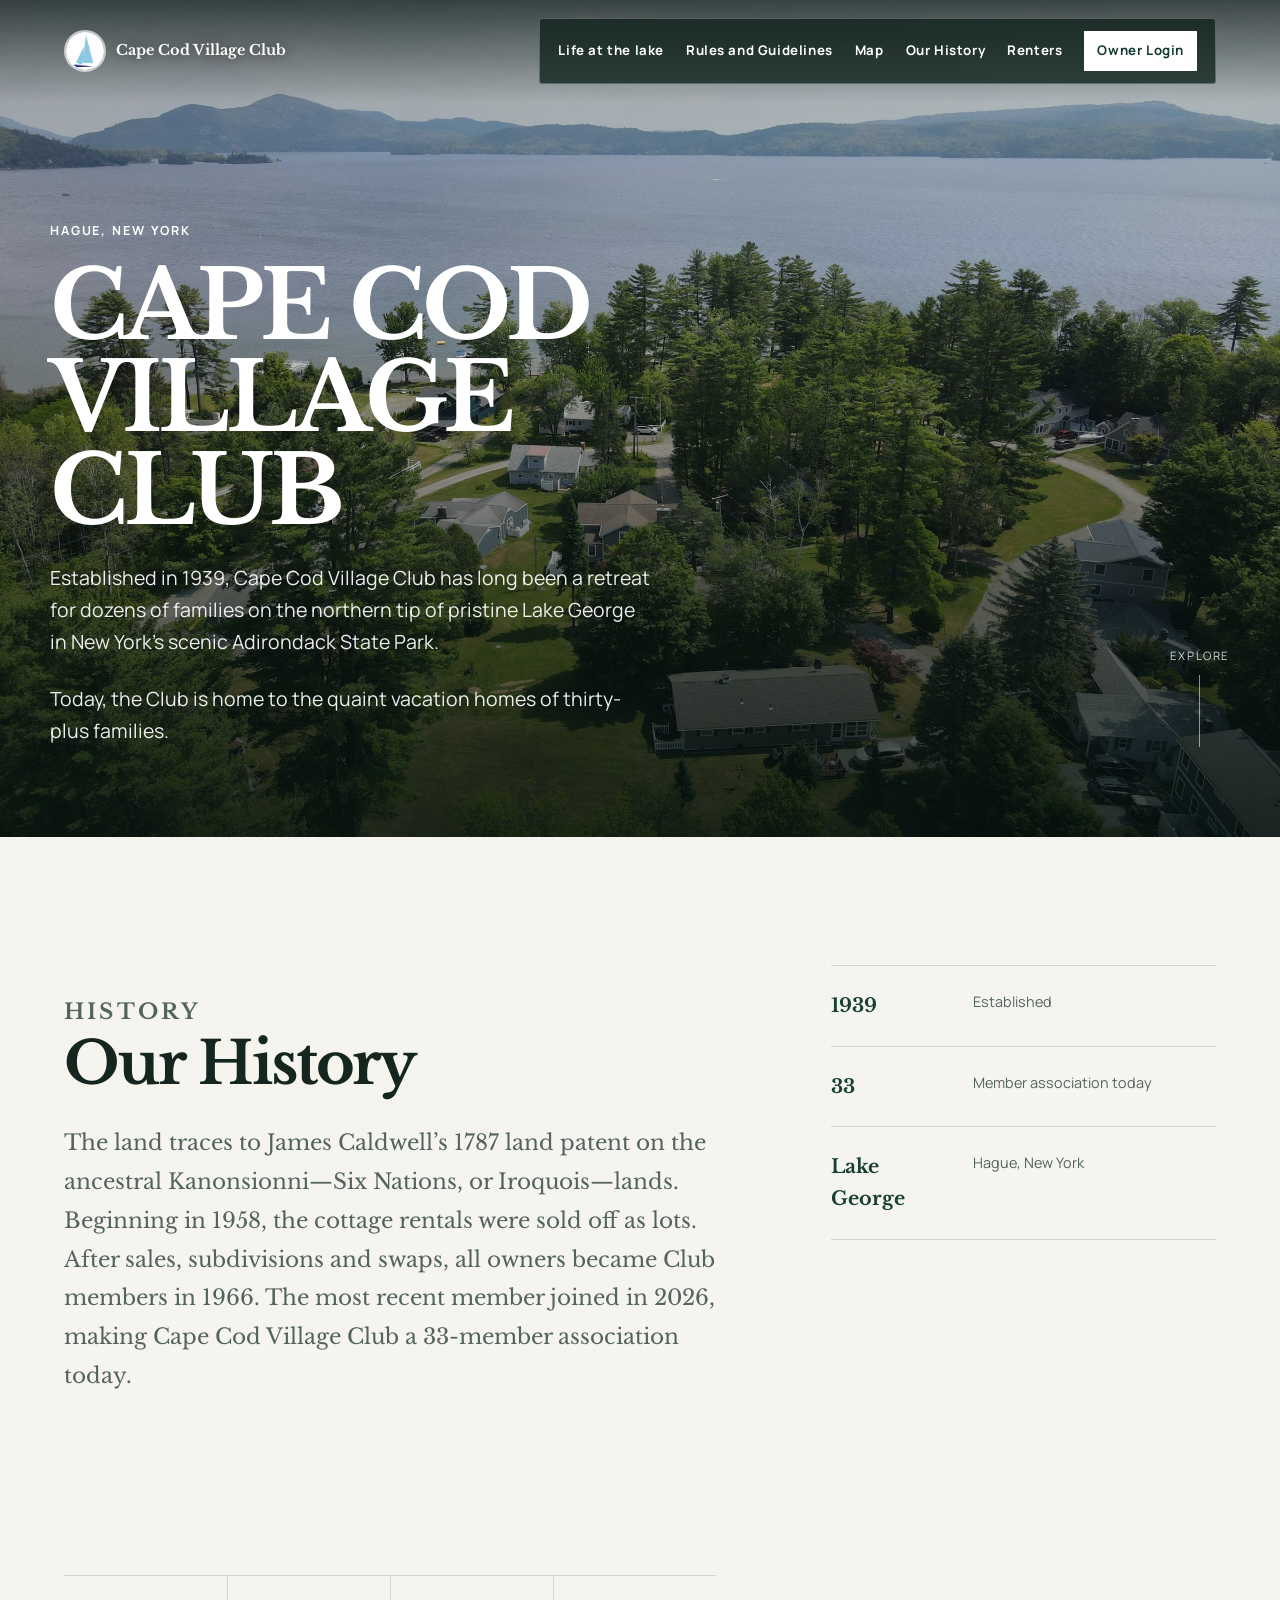
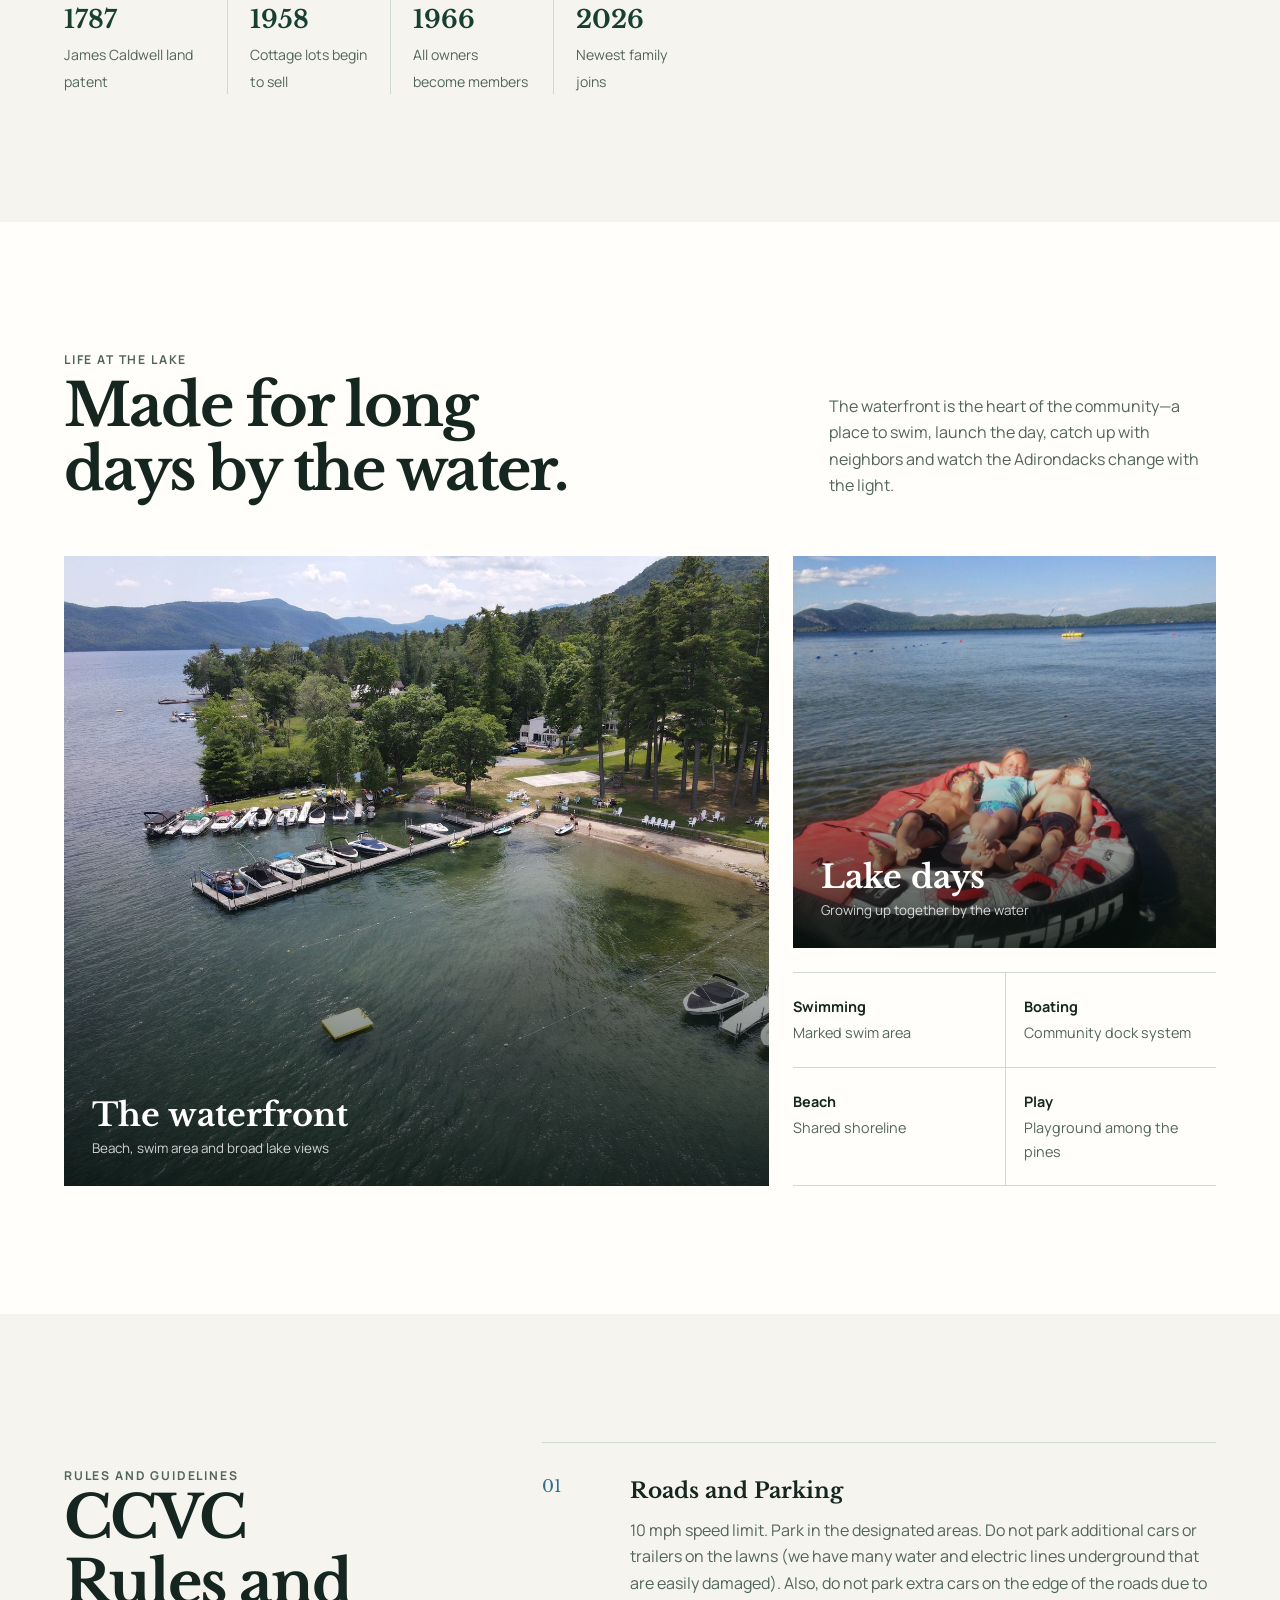
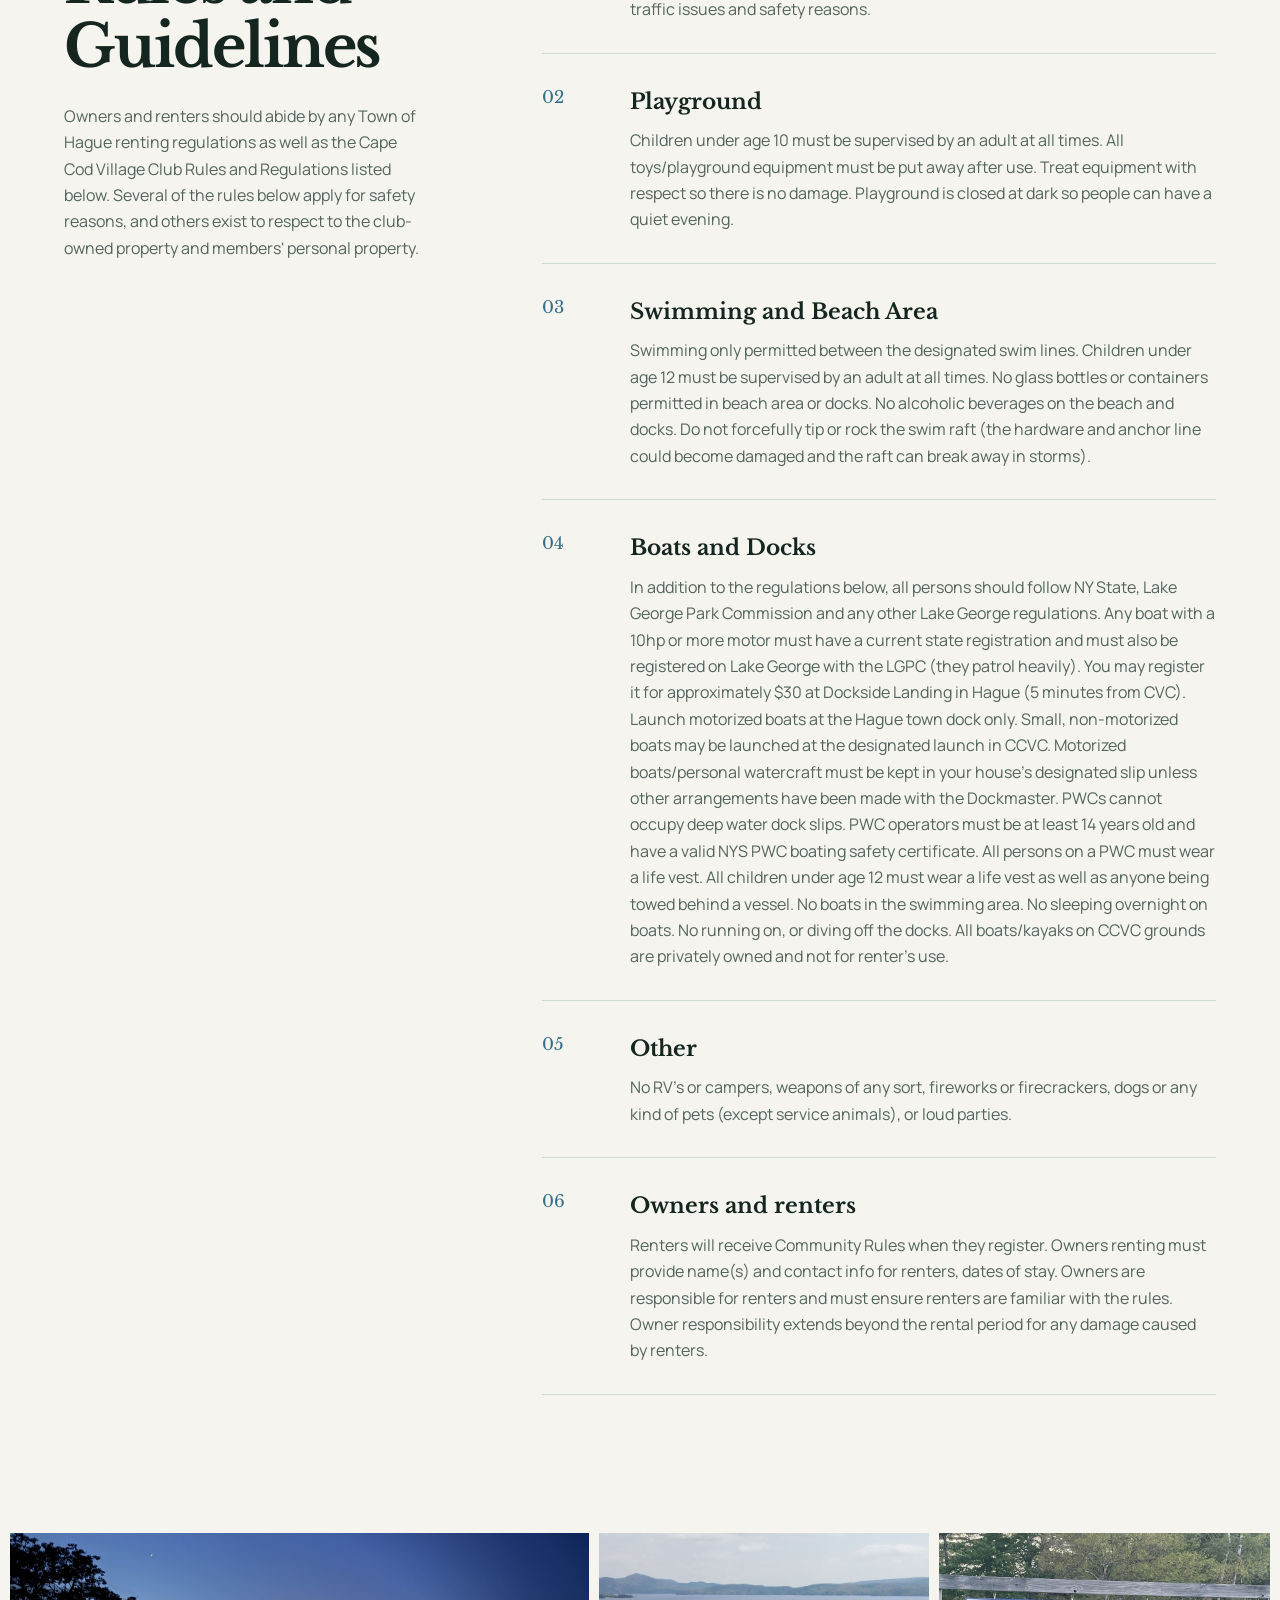
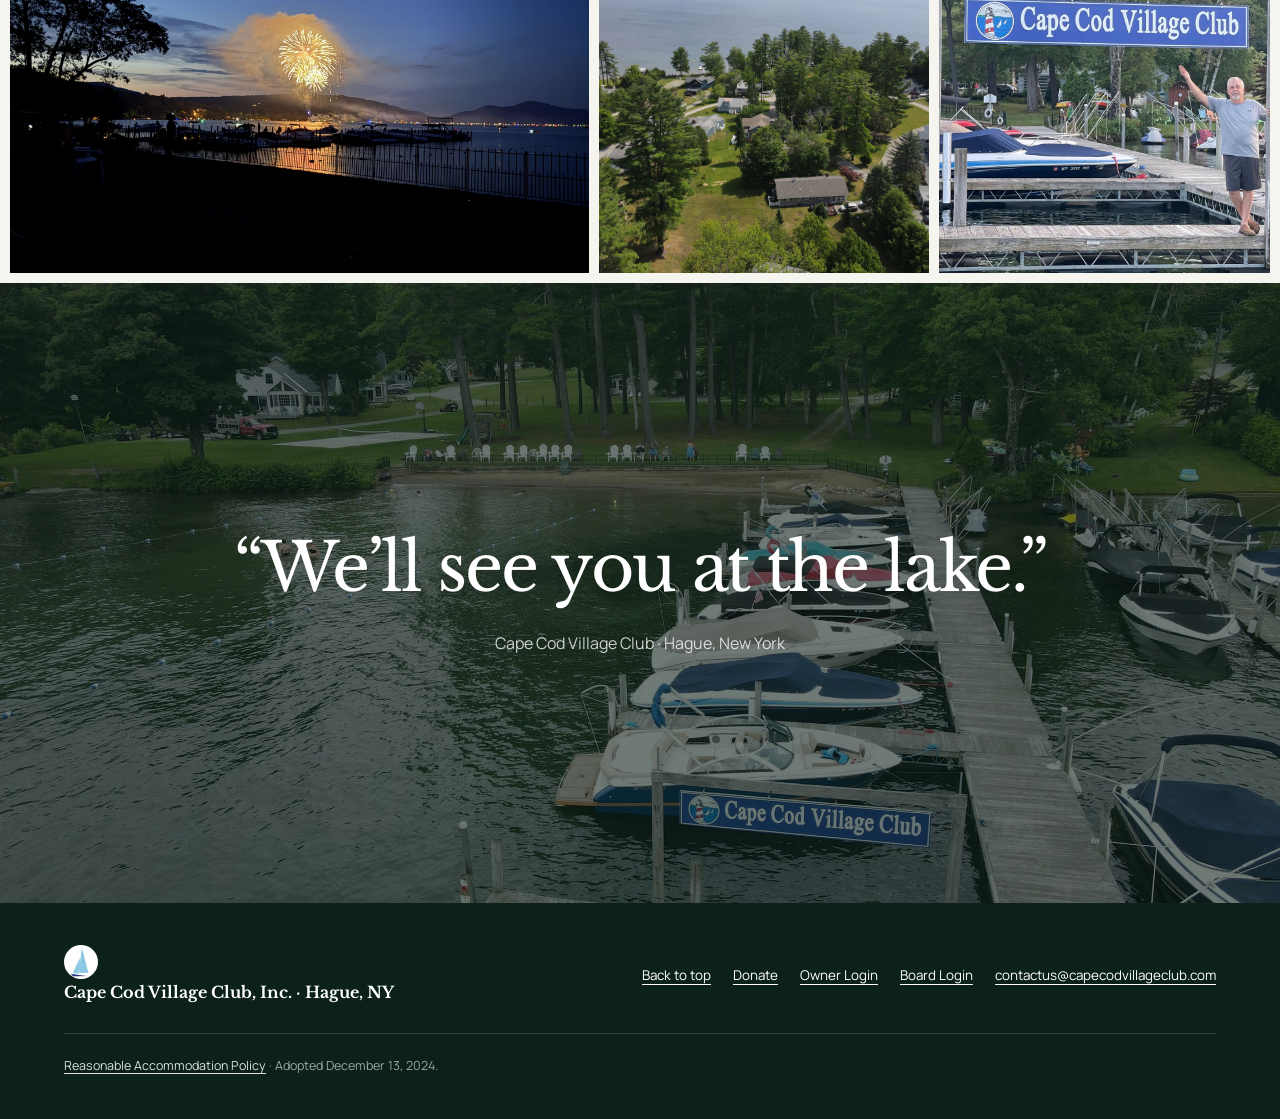
<file: index.html>
<!doctype html>
<html lang="en">
<head>
  <meta charset="utf-8" />
  <meta name="viewport" content="width=device-width, initial-scale=1, viewport-fit=cover" />
  <meta name="color-scheme" content="light dark" />
  <link rel="icon" type="image/png" sizes="32x32" href="favicon-32.png" />
  <link rel="apple-touch-icon" href="apple-touch-icon.png" />
  <meta property="og:type" content="website" />
  <meta property="og:site_name" content="Cape Cod Village Club" />
  <meta property="og:title" content="Cape Cod Village Club — Hague, New York" />
  <meta property="og:description" content="Cape Cod Village Club, a family lake community on northern Lake George in Hague, New York, established in 1939." />
  <meta property="og:url" content="https://ccvc-website.vercel.app/" />
  <meta property="og:image" content="https://ccvc-website.vercel.app/images/share-card.jpg" />
  <meta property="og:image:width" content="1200" />
  <meta property="og:image:height" content="630" />
  <meta property="og:image:alt" content="Aerial view of Cape Cod Village Club cottages among the pines on Lake George" />
  <meta name="twitter:card" content="summary_large_image" />
  <title>Cape Cod Village Club — Hague, New York</title>
  <meta name="description" content="Cape Cod Village Club, a family lake community on northern Lake George in Hague, New York, established in 1939." />
  <link rel="preconnect" href="https://fonts.googleapis.com" />
  <link rel="preconnect" href="https://fonts.gstatic.com" crossorigin />
  <link href="https://fonts.googleapis.com/css2?family=Libre+Baskerville:ital,wght@0,400;0,700;1,400&family=Manrope:wght@400;500;600;700&display=swap" rel="stylesheet" />
  <link rel="stylesheet" href="css/site.css" />
</head>
<body>
  <a class="skip-link" href="#main">Skip to content</a>

  <div class="nav-shell">
    <button class="mobile-logo-menu" type="button" aria-expanded="false" aria-controls="site-nav" aria-label="Open navigation"><img src="images/ccvc-logo.jpg" alt="" /></button>
    <a class="brand" href="#top" aria-label="Cape Cod Village Club home"><img src="images/ccvc-logo.jpg" alt="" /><span>Cape Cod Village Club</span></a>
    <nav class="nav" id="site-nav" aria-label="Primary navigation">
      <a class="mobile-home" href="#top">Home</a>
      <a href="#waterfront">Life at the lake</a>
      <a href="#guidelines">Rules and Guidelines</a>
      <a href="#map">Map</a>
      <a href="#history">Our History</a>
      <a href="renter-guide/">Renters</a>
      <a class="portal-link" href="https://app.easyhoa.com/login.html?redirect=login" target="_blank" rel="noopener">Owner Login</a>
    </nav>
  </div>

  <header class="hero home-only" id="top">
    <div class="hero-content">
      <div>
        <p class="eyebrow">Hague, New York</p>
        <h1>CAPE COD<br />VILLAGE CLUB</h1>
        <p class="hero-copy">Established in 1939, Cape Cod Village Club has long been a retreat for dozens of families on the northern tip of pristine Lake George in New York's scenic Adirondack State Park.</p>
        <p class="hero-copy">Today, the Club is home to the quaint vacation homes of thirty-plus families.</p>
      </div>
      <div class="scroll-cue" aria-hidden="true">Explore</div>
    </div>
  </header>

  <main id="main">
    <section class="section home-only" id="story">
      <div class="wrap intro-grid">
        <div class="intro-copy">
          <p class="kicker">History</p>
          <h2>Our History</h2>
          <p>The land traces to James Caldwell’s 1787 land patent on the ancestral Kanonsionni—Six Nations, or Iroquois—lands. Beginning in 1958, the cottage rentals were sold off as lots. After sales, subdivisions and swaps, all owners became Club members in 1966. The most recent member joined in 2026, making Cape Cod Village Club a 33-member association today.</p>
        </div>
        <div class="fact-stack" aria-label="Club facts">
          <div class="fact"><strong>1939</strong><span>Established</span></div>
          <div class="fact"><strong>33</strong><span>Member association today</span></div>
          <div class="fact"><strong>Lake George</strong><span>Hague, New York</span></div>
        </div>
        <div class="timeline" aria-label="CCVC history milestones">
          <div class="time-item"><strong>1787</strong><span>James Caldwell land patent</span></div>
          <div class="time-item"><strong>1958</strong><span>Cottage lots begin to sell</span></div>
          <div class="time-item"><strong>1966</strong><span>All owners become members</span></div>
          <div class="time-item"><strong>2026</strong><span>Newest family joins</span></div>
        </div>
      </div>
    </section>

    <section class="section route-page history-page" id="history" aria-labelledby="history-title">
      <div class="wrap">
        <div class="history-intro">
          <div>
            <p class="kicker">Association history</p>
            <h2 id="history-title">Our History</h2>
            <div class="history-prose">
              <p>Cape Cod Village Club, Inc. was formed in 1939, but the history of the land it sits on stretches back much further.</p>
              <p>Early documentation and historic accounts show that James Caldwell—a notable Irish immigrant and successful entrepreneur—was provided a land patent to the land Cape Cod Village Club sits on back in 1787 as part of his venture to develop travel and commerce in the Lake George region. Even prior to colonial expansion into the area, this region of the Adirondacks—and indeed the majority of the Adirondacks altogether—were home to the Kanonsionni native people (now referred to as the Six Nations and more commonly known as the Iroquois). The lands surrounding Hague and throughout the rest of the Adirondacks are perhaps some of the only places left today that resembles the ancestral lands that these ancient tribes inhabited.</p>
              <p>Closer to the present day, in 1958, the original owners of the cottage rentals that existed here began to sell off lots to individuals. A complicated series of property sales, subdivisions, and swaps proceeded until 1966, when all property owners became Members of Cape Cod Village Club, Inc. After a few more minor property transactions — with our most recent member joining in 2026 — we arrive at the thirty-three Member association that we have today.</p>
            </div>
          </div>
          <div class="history-aside">
            <figure class="history-feature"><img src="images/history/motel-sign.jpg" alt="Vintage Cape Cod Village Motel sign advertising furnished summer homes for sale and rent" width="800" height="1311" /></figure>
            <p class="history-source">Timeline milestones from George Stanford’s <cite>“The Club…A Brief History.”</cite></p>
          </div>
        </div>

        <div class="history-timeline" aria-label="Cape Cod Village Club history timeline">
          <article class="history-entry">
            <time class="history-date" datetime="1787">1787</time>
            <div class="history-copy">
              <h3>The James Caldwell land patent</h3>
              <p>New York State granted 490 acres along the Hague lakeshore to James Caldwell. These were ancestral Kanonsionni (Six Nations) lands.</p>
            </div>
          </article>

          <article class="history-entry">
            <div class="history-date">1800s</div>
            <div class="history-copy">
              <h3>The John Jenkins Farm</h3>
              <p>The land later included John Jenkins’s farm.</p>
            </div>
          </article>

          <article class="history-entry">
            <time class="history-date" datetime="1928">1928</time>
            <div class="history-copy">
              <h3>Mary C. Beste inherits the farm</h3>
              <p>Mary C. Beste inherited the John Jenkins Farm.</p>
            </div>
          </article>

          <article class="history-entry">
            <time class="history-date" datetime="1939">1939</time>
            <div class="history-copy">
              <h3>Cape Cod Village begins</h3>
              <p>Cape Cod Village Inc. bought 7.5 lakeside acres plus 8 acres west of Route 9N. It operated a 12-unit motel around a village green, with a beach and dock.</p>
            </div>
          </article>

          <article class="history-entry">
            <time class="history-date" datetime="1958">1958</time>
            <div class="history-copy">
              <h3>Cottage lots offered for sale</h3>
              <p>Cape Cod Associates began selling cottage lots.</p>
            </div>
          </article>

          <article class="history-entry">
            <time class="history-date" datetime="1963">1963</time>
            <div class="history-copy">
              <h3>Owners acquire the remaining holdings</h3>
              <p>Glenn Barnes and seven owners bought the remaining holdings for $45,000.</p>
            </div>
          </article>

          <article class="history-entry">
            <time class="history-date" datetime="1966-08-11">August 11, 1966</time>
            <div class="history-copy">
              <h3>The Club’s “real beginning”</h3>
              <p>After 22 lots were sold, the common property transferred to Cape Cod Village Club, Inc. George Stanford called this the Club’s “real beginning”; all owners became members.</p>
            </div>
          </article>

          <article class="history-entry">
            <time class="history-date" datetime="1975">1975</time>
            <div class="history-copy">
              <h3>The North beach</h3>
              <p>The Club bought the Mike Reed property for $38,000, creating the North beach.</p>
            </div>
          </article>

          <article class="history-entry">
            <time class="history-date" datetime="2026">2026</time>
            <div class="history-copy">
              <h3>Thirty-three members</h3>
              <p>The most recent member joined. Cape Cod Village Club is a 33-member association today.</p>
            </div>
          </article>
        </div>

        <section class="history-gallery" aria-labelledby="history-gallery-title">
          <p class="kicker">From the community archive</p>
          <h3 id="history-gallery-title">Historical Photo Gallery</h3>
          <div class="history-gallery-grid">
            <figure class="history-photo"><img src="images/history/postcard-collage.jpg" alt="Vintage Cape Cod Village postcard collage showing the motel sign, cottages, lakefront and docks" /></figure>
            <figure class="history-photo"><img src="images/history/inn-restaurant.jpg" alt="Black-and-white photograph of the Cape Cod Village Inn Restaurant in Hague, New York" /></figure>
            <figure class="history-photo"><img src="images/history/postcard-cottages.jpg" alt="Vintage postcard of cottages at Cape Cod Village at Hague-on-Lake George" /></figure>
            <figure class="history-photo"><img src="images/history/postcard-village-green.jpg" alt="Vintage postcard of cottages around the Cape Cod Village green" /></figure>
            <figure class="history-photo"><img src="images/history/aerial-color.jpg" alt="Aerial photograph of the Cape Cod Village community, docks and beach" /></figure>
            <figure class="history-photo"><img src="images/history/aerial-black-and-white.jpg" alt="Vintage black-and-white aerial photograph of the village green, cottages and beach" /></figure>
            <figure class="history-photo"><img src="images/history/village-green-volleyball.jpg" alt="Vintage color photograph of the village green with a volleyball net and cottages" /></figure>
            <figure class="history-photo"><img src="images/history/village-green-autumn.jpg" alt="Vintage photograph of the village green and cottages in autumn" /></figure>
            <figure class="history-photo"><img src="images/history/cottage-deep-snow.jpg" alt="Cape Cod Village cottage surrounded by deep winter snow" /></figure>
            <figure class="history-photo"><img src="images/history/cottage-winter-slide.jpg" alt="Vintage color slide of a Cape Cod Village cottage in winter" /></figure>
            <figure class="history-photo"><img src="images/history/shuttered-cottage-snow.jpg" alt="Vintage color slide of a shuttered cottage in snow" /></figure>
            <figure class="history-photo"><img src="images/history/sparrowhawk-cottage-winter.jpg" alt="Vintage winter photograph of the Sparrowhawk cottage" /></figure>
          </div>
          <p class="documents-actions"><a class="btn" href="#documents">Historical Documents</a></p>
        </section>
      </div>
    </section>

    <section class="section route-page history-page" id="documents" aria-labelledby="documents-title" hidden>
      <div class="wrap">
        <section class="history-gallery documents-gallery">
          <p class="kicker">Our History</p>
          <h2 id="documents-title">Historical Documents</h2>
          <div class="history-gallery-grid">
            <figure class="history-photo document-item"><a href="images/documents/brochure-cover-spread.jpg" target="_blank" rel="noopener"><img src="images/documents/brochure-cover-spread.jpg" alt="Original Cape Cod Village brochure, open spread: cover panel reading “Become a part of unique Cape Cod Village, Hague, New York, on beautiful Lake George in the Adirondack Mountains,” with the Lake George map and directions panel" loading="lazy" /></a><figcaption>The original Cape Cod Village brochure</figcaption></figure>
            <figure class="history-photo document-item"><a href="images/documents/brochure-lot-map-spread.jpg" target="_blank" rel="noopener"><img src="images/documents/brochure-lot-map-spread.jpg" alt="Inside spread of the original brochure showing the numbered lot map of Cape Cod Village around the village green, with a list of facilities" loading="lazy" /></a><figcaption>The brochure’s inside spread — numbered lot map of Cape Cod Village</figcaption></figure>
            <figure class="history-photo document-item"><a href="images/documents/rate-card.jpg" target="_blank" rel="noopener"><img src="images/documents/rate-card.jpg" alt="Printed rate card for Cape Cod Village listing twin bed room cottages and housekeeping cottages with weekly and monthly rates" loading="lazy" /></a><figcaption>Rate Card, Cape Cod Village, Hague, New York</figcaption></figure>
            <figure class="history-photo document-item"><a href="images/documents/newspaper-1940-06-27-village-and-inn-opened.jpg" target="_blank" rel="noopener"><img src="images/documents/newspaper-1940-06-27-village-and-inn-opened.jpg" alt="Newspaper clipping headlined “Cape Cod Village And Inn Opened Tuesday,” Hague dateline, June 27, 1940" loading="lazy" /></a><figcaption>Newspaper clipping, June 27, 1940 — “Cape Cod Village And Inn Opened Tuesday”</figcaption></figure>
            <figure class="history-photo document-item"><a href="images/documents/history-book-page-46-brocks.jpg" target="_blank" rel="noopener"><img src="images/documents/history-book-page-46-brocks.jpg" alt="Page 46 of a published local history about the Brocks of Cape Cod Village, with a photograph of the former Cape Cod Village gift shop" loading="lazy" /></a><figcaption>Page 46 of a published local history — the Brocks of Cape Cod Village</figcaption></figure>
            <figure class="history-photo document-item"><a href="images/documents/1939-mary-beste-deed-abstract.jpg" target="_blank" rel="noopener"><img src="images/documents/1939-mary-beste-deed-abstract.jpg" alt="Typewritten deed abstract: Mary C. Beste to Cape Cod Village, Inc., warranty deed dated May 31, 1939" loading="lazy" /></a><figcaption>Deed abstract — Mary C. Beste to Cape Cod Village, Inc., warranty deed dated May 31, 1939</figcaption></figure>
          </div>
          <p class="documents-actions"><a class="btn back" href="#history">Back to Our History</a></p>
        </section>
      </div>
    </section>
    <section class="section map-heading route-page" id="map" aria-labelledby="map-title">
      <div class="wrap">
        <p class="kicker">Community</p>
        <h2 id="map-title">CCVC MAP</h2>
        <iframe class="map-embed" src="https://www.google.com/maps/d/embed?mid=1amn7ggeCT-5GT9fVW7LziCqwn6oN_us&ehbc=2E312F" title="Cape Cod Village Club map" loading="lazy"></iframe>
      </div>
    </section>

    <section class="section life-section home-only" id="waterfront">
      <div class="wrap">
        <div class="section-head">
          <div>
            <p class="kicker">Life at the lake</p>
            <h2>Made for long days by the water.</h2>
          </div>
          <p>The waterfront is the heart of the community—a place to swim, launch the day, catch up with neighbors and watch the Adirondacks change with the light.</p>
        </div>
        <div class="editorial-grid">
          <article class="feature-card">
            <img src="images/waterfront-aerial.jpg" alt="Aerial view of the Cape Cod Village Club beach, docks, boats and swim area on Lake George" />
            <div class="feature-label"><strong>The waterfront</strong><span>Beach, swim area and broad lake views</span></div>
          </article>
          <div class="side-features">
            <article class="small-feature">
              <img src="images/children-on-raft.jpg" alt="Three children relaxing on a red and white inflatable raft at the edge of Lake George" />
              <div class="feature-label"><strong>Lake days</strong><span>Growing up together by the water</span></div>
            </article>
            <div class="amenity-list" aria-label="Community features">
              <div class="amenity"><strong>Swimming</strong>Marked swim area</div>
              <div class="amenity"><strong>Boating</strong>Community dock system</div>
              <div class="amenity"><strong>Beach</strong>Shared shoreline</div>
              <div class="amenity"><strong>Play</strong>Playground among the pines</div>
            </div>
          </div>
        </div>
      </div>
    </section>

    <section class="section home-only" id="guidelines">
      <div class="wrap rules">
        <div class="rules-intro">
          <p class="kicker">Rules and Guidelines</p>
          <h2>CCVC Rules and Guidelines</h2>
          <p>Owners and renters should abide by any Town of Hague renting regulations as well as the Cape Cod Village Club Rules and Regulations listed below. Several of the rules below apply for safety reasons, and others exist to respect to the club-owned property and members' personal property.</p>
        </div>
        <div class="rules-list">
          <div class="rule-row"><span>01</span><div><h3>Roads and Parking</h3><p>10 mph speed limit. Park in the designated areas. Do not park additional cars or trailers on the lawns (we have many water and electric lines underground that are easily damaged). Also, do not park extra cars on the edge of the roads due to traffic issues and safety reasons.</p></div></div>
          <div class="rule-row"><span>02</span><div><h3>Playground</h3><p>Children under age 10 must be supervised by an adult at all times. All toys/playground equipment must be put away after use. Treat equipment with respect so there is no damage. Playground is closed at dark so people can have a quiet evening.</p></div></div>
          <div class="rule-row"><span>03</span><div><h3>Swimming and Beach Area</h3><p>Swimming only permitted between the designated swim lines. Children under age 12 must be supervised by an adult at all times. No glass bottles or containers permitted in beach area or docks. No alcoholic beverages on the beach and docks. Do not forcefully tip or rock the swim raft (the hardware and anchor line could become damaged and the raft can break away in storms).</p></div></div>
          <div class="rule-row"><span>04</span><div><h3>Boats and Docks</h3><p>In addition to the regulations below, all persons should follow NY State, Lake George Park Commission and any other Lake George regulations. Any boat with a 10hp or more motor must have a current state registration and must also be registered on Lake George with the LGPC (they patrol heavily). You may register it for approximately $30 at Dockside Landing in Hague (5 minutes from CVC). Launch motorized boats at the Hague town dock only. Small, non-motorized boats may be launched at the designated launch in CCVC. Motorized boats/personal watercraft must be kept in your house's designated slip unless other arrangements have been made with the Dockmaster. PWCs cannot occupy deep water dock slips. PWC operators must be at least 14 years old and have a valid NYS PWC boating safety certificate. All persons on a PWC must wear a life vest. All children under age 12 must wear a life vest as well as anyone being towed behind a vessel. No boats in the swimming area. No sleeping overnight on boats. No running on, or diving off the docks. All boats/kayaks on CCVC grounds are privately owned and not for renter's use.</p></div></div>
          <div class="rule-row"><span>05</span><div><h3>Other</h3><p>No RV’s or campers, weapons of any sort, fireworks or firecrackers, dogs or any kind of pets (except service animals), or loud parties.</p></div></div>
          <div class="rule-row"><span>06</span><div><h3>Owners and renters</h3><p>Renters will receive Community Rules when they register. Owners renting must provide name(s) and contact info for renters, dates of stay. Owners are responsible for renters and must ensure renters are familiar with the rules. Owner responsibility extends beyond the rental period for any damage caused by renters.</p></div></div>
        </div>
      </div>
    </section>

    <section class="gallery-strip home-only" aria-label="Cape Cod Village Club photo gallery">
      <img src="images/fireworks-over-docks.jpg" alt="Fireworks glowing over Lake George and the Cape Cod Village Club docks at dusk" />
      <img src="images/hero-lake-george.jpg" alt="Cottages nestled among pine trees beside Lake George" />
      <img src="images/cottages-in-pines.jpg" alt="Club member waving beside the Cape Cod Village Club dock sign" />
    </section>

    <section class="closing home-only" aria-label="Cape Cod Village Club docks and beach">
      <div>
        <blockquote>“We’ll see you at the lake.”</blockquote>
        <p>Cape Cod Village Club · Hague, New York</p>
      </div>
    </section>
  </main>

  <footer>
    <div class="footer-inner">
      <strong><img src="images/ccvc-logo.jpg" alt="" style="width:34px;height:34px;border-radius:50%;vertical-align:middle;margin-right:10px">Cape Cod Village Club, Inc. · Hague, NY</strong>
      <div class="footer-links">
        <a href="#top">Back to top</a>
        <a href="donate/">Donate</a>
        <a href="https://app.easyhoa.com/login.html?redirect=login" target="_blank" rel="noopener">Owner Login</a>
        <a href="https://dashboard.easyhoa.com/login/?redirect=login" target="_blank" rel="noopener">Board Login</a>
        <a href="mailto:contactus@capecodvillageclub.com">contactus@capecodvillageclub.com</a>
      </div>
    </div>
    <div class="footer-policy"><p><a href="docs/reasonable-accommodation-policy.pdf" target="_blank" rel="noopener">Reasonable Accommodation Policy</a> · Adopted December 13, 2024.</p></div>
  </footer>

  <script src="js/site.js"></script>
</body>
</html>
</file>
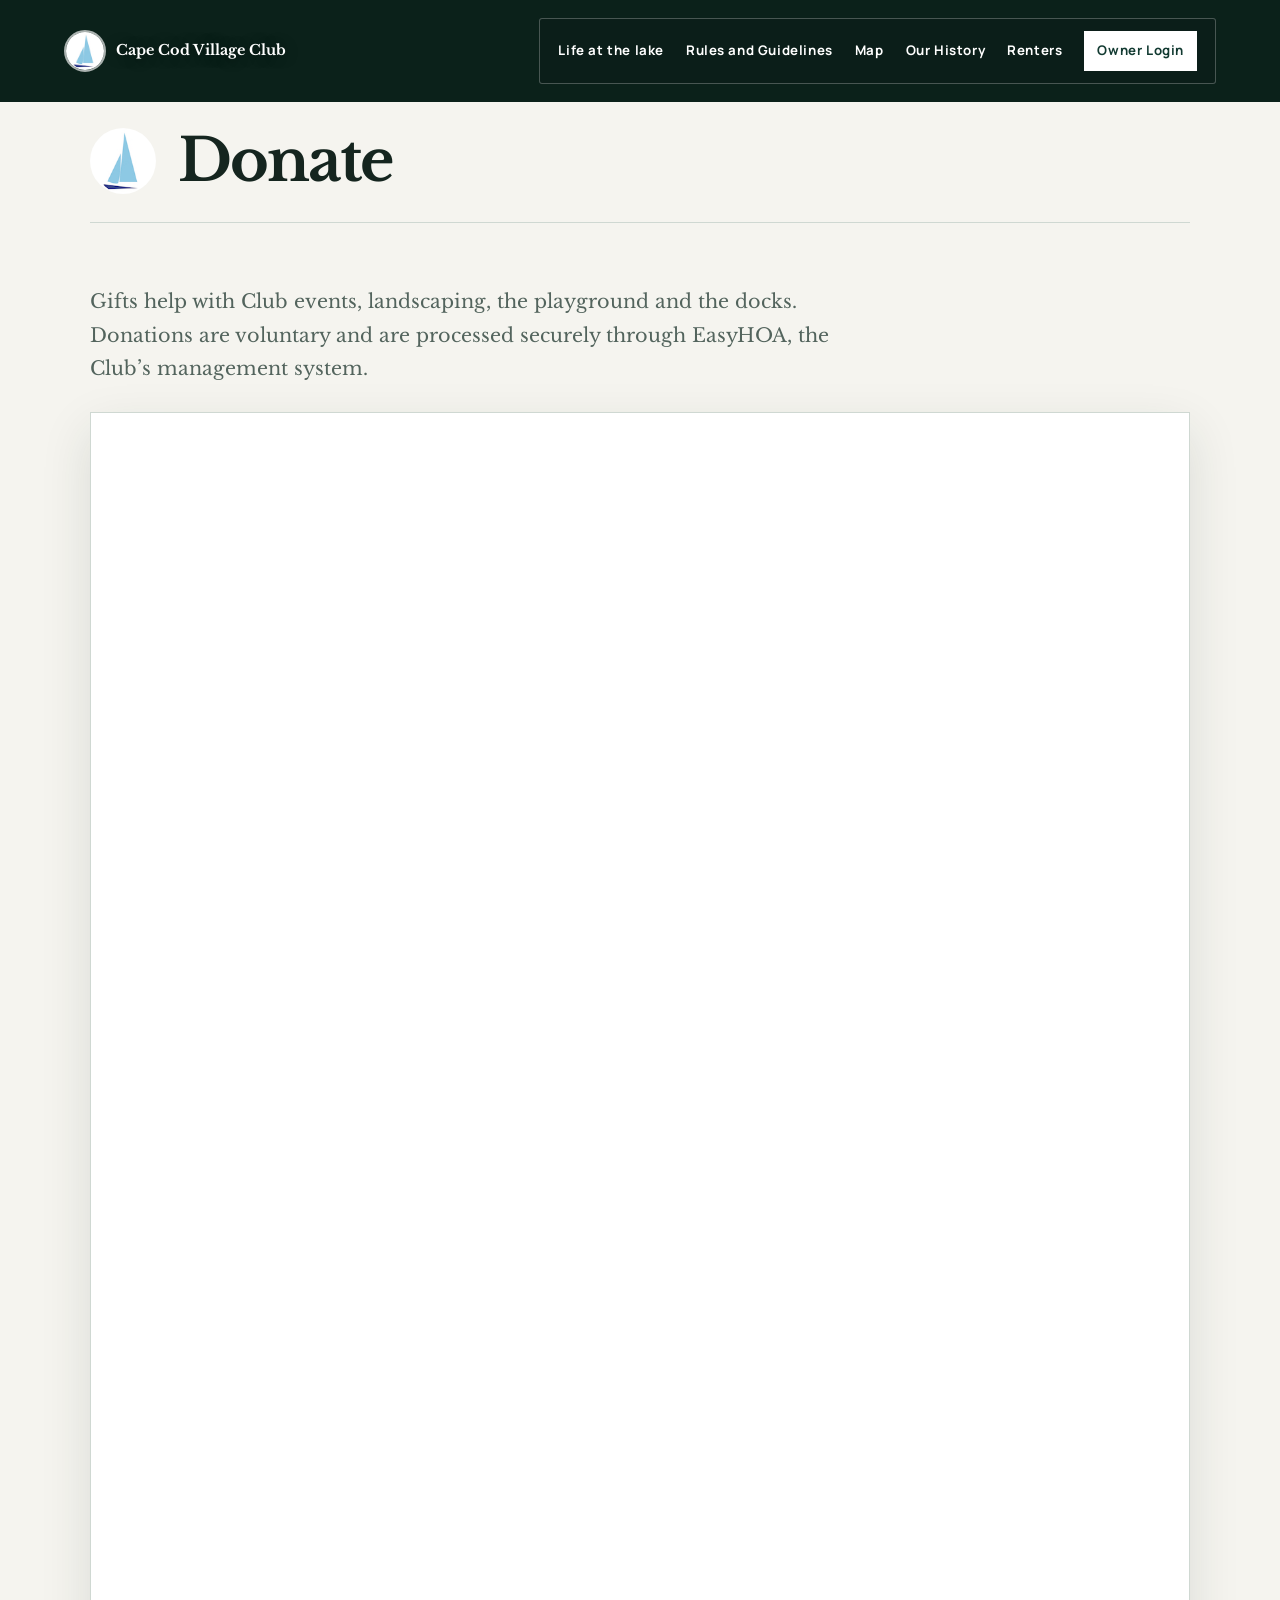
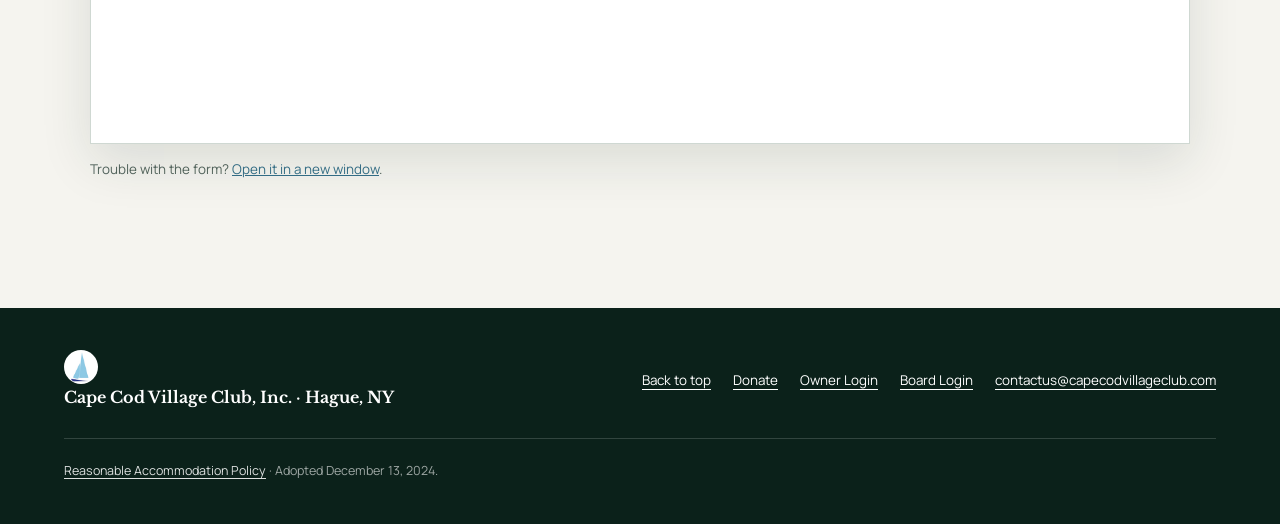
<file: donate/index.html>
<!doctype html>
<html lang="en">
<head>
  <meta charset="utf-8" />
  <meta name="viewport" content="width=device-width, initial-scale=1, viewport-fit=cover" />
  <meta name="color-scheme" content="light dark" />
  <link rel="icon" type="image/png" sizes="32x32" href="../favicon-32.png" />
  <link rel="apple-touch-icon" href="../apple-touch-icon.png" />
  <meta property="og:type" content="website" />
  <meta property="og:site_name" content="Cape Cod Village Club" />
  <meta property="og:title" content="Donate — Cape Cod Village Club" />
  <meta property="og:description" content="Support Cape Cod Village Club events, landscaping, the playground and the docks." />
  <meta property="og:url" content="https://ccvc-website.vercel.app/donate/" />
  <meta property="og:image" content="https://ccvc-website.vercel.app/images/share-card.jpg" />
  <meta property="og:image:width" content="1200" />
  <meta property="og:image:height" content="630" />
  <meta property="og:image:alt" content="Aerial view of Cape Cod Village Club cottages among the pines on Lake George" />
  <meta name="twitter:card" content="summary_large_image" />
  <title>Donate — Cape Cod Village Club</title>
  <meta name="description" content="Support Cape Cod Village Club events, landscaping, the playground and the docks." />
  <link rel="preconnect" href="https://fonts.googleapis.com" />
  <link rel="preconnect" href="https://fonts.gstatic.com" crossorigin />
  <link href="https://fonts.googleapis.com/css2?family=Libre+Baskerville:ital,wght@0,400;0,700;1,400&family=Manrope:wght@400;500;600;700&display=swap" rel="stylesheet" />
  <link rel="stylesheet" href="../css/site.css" />
  <link rel="stylesheet" href="../css/guide.css" />
  <link rel="stylesheet" href="../css/donate.css" />
</head>
<body class="route-renters" data-page="donate">
  <a class="skip-link" href="#donate">Skip to content</a>

  <div class="nav-shell">
    <button class="mobile-logo-menu" type="button" aria-expanded="false" aria-controls="site-nav" aria-label="Open navigation"><img src="../images/ccvc-logo.jpg" alt="" /></button>
    <a class="brand" href="../" aria-label="Cape Cod Village Club home"><img src="../images/ccvc-logo.jpg" alt="" /><span>Cape Cod Village Club</span></a>
    <nav class="nav" id="site-nav" aria-label="Primary navigation">
      <a class="mobile-home" href="../">Home</a>
      <a href="../#waterfront">Life at the lake</a>
      <a href="../#guidelines">Rules and Guidelines</a>
      <a href="../#map">Map</a>
      <a href="../#history">Our History</a>
      <a href="../renter-guide/">Renters</a>
      <a class="portal-link" href="https://app.easyhoa.com/login.html?redirect=login" target="_blank" rel="noopener">Owner Login</a>
    </nav>
  </div>

  <main class="section guide donate route-page" id="donate" aria-labelledby="donate-title">
    <div class="wrap donate-wrap">
      <span id="top"></span>
      <div class="renter-form-heading">
        <img src="../images/ccvc-logo.jpg" alt="" />
        <h1 id="donate-title">Donate</h1>
      </div>
      <div class="guide-copy donate-intro">
        <p class="guide-lede">Gifts help with Club events, landscaping, the playground and the docks. Donations are voluntary and are processed securely through EasyHOA, the Club’s management system.</p>
      </div>
      <div class="donate-frame-shell"><div class="donate-frame-box">
        <iframe class="donate-frame" src="https://easyhoa.website/capecodvillageclubinc/donations" title="Cape Cod Village Club donation form" loading="eager"></iframe>
      </div></div>
      <p class="donate-fallback">Trouble with the form? <a href="https://easyhoa.website/capecodvillageclubinc/donations" target="_blank" rel="noopener">Open it in a new window</a>.</p>
    </div>
  </main>

  <footer>
    <div class="footer-inner">
      <strong><img src="../images/ccvc-logo.jpg" alt="" style="width:34px;height:34px;border-radius:50%;vertical-align:middle;margin-right:10px">Cape Cod Village Club, Inc. · Hague, NY</strong>
      <div class="footer-links">
        <a href="#top">Back to top</a>
        <a href="./">Donate</a>
        <a href="https://app.easyhoa.com/login.html?redirect=login" target="_blank" rel="noopener">Owner Login</a>
        <a href="https://dashboard.easyhoa.com/login/?redirect=login" target="_blank" rel="noopener">Board Login</a>
        <a href="mailto:contactus@capecodvillageclub.com">contactus@capecodvillageclub.com</a>
      </div>
    </div>
    <div class="footer-policy"><p><a href="../docs/reasonable-accommodation-policy.pdf" target="_blank" rel="noopener">Reasonable Accommodation Policy</a> · Adopted December 13, 2024.</p></div>
  </footer>

  <script src="../js/site.js"></script>
</body>
</html>
</file>
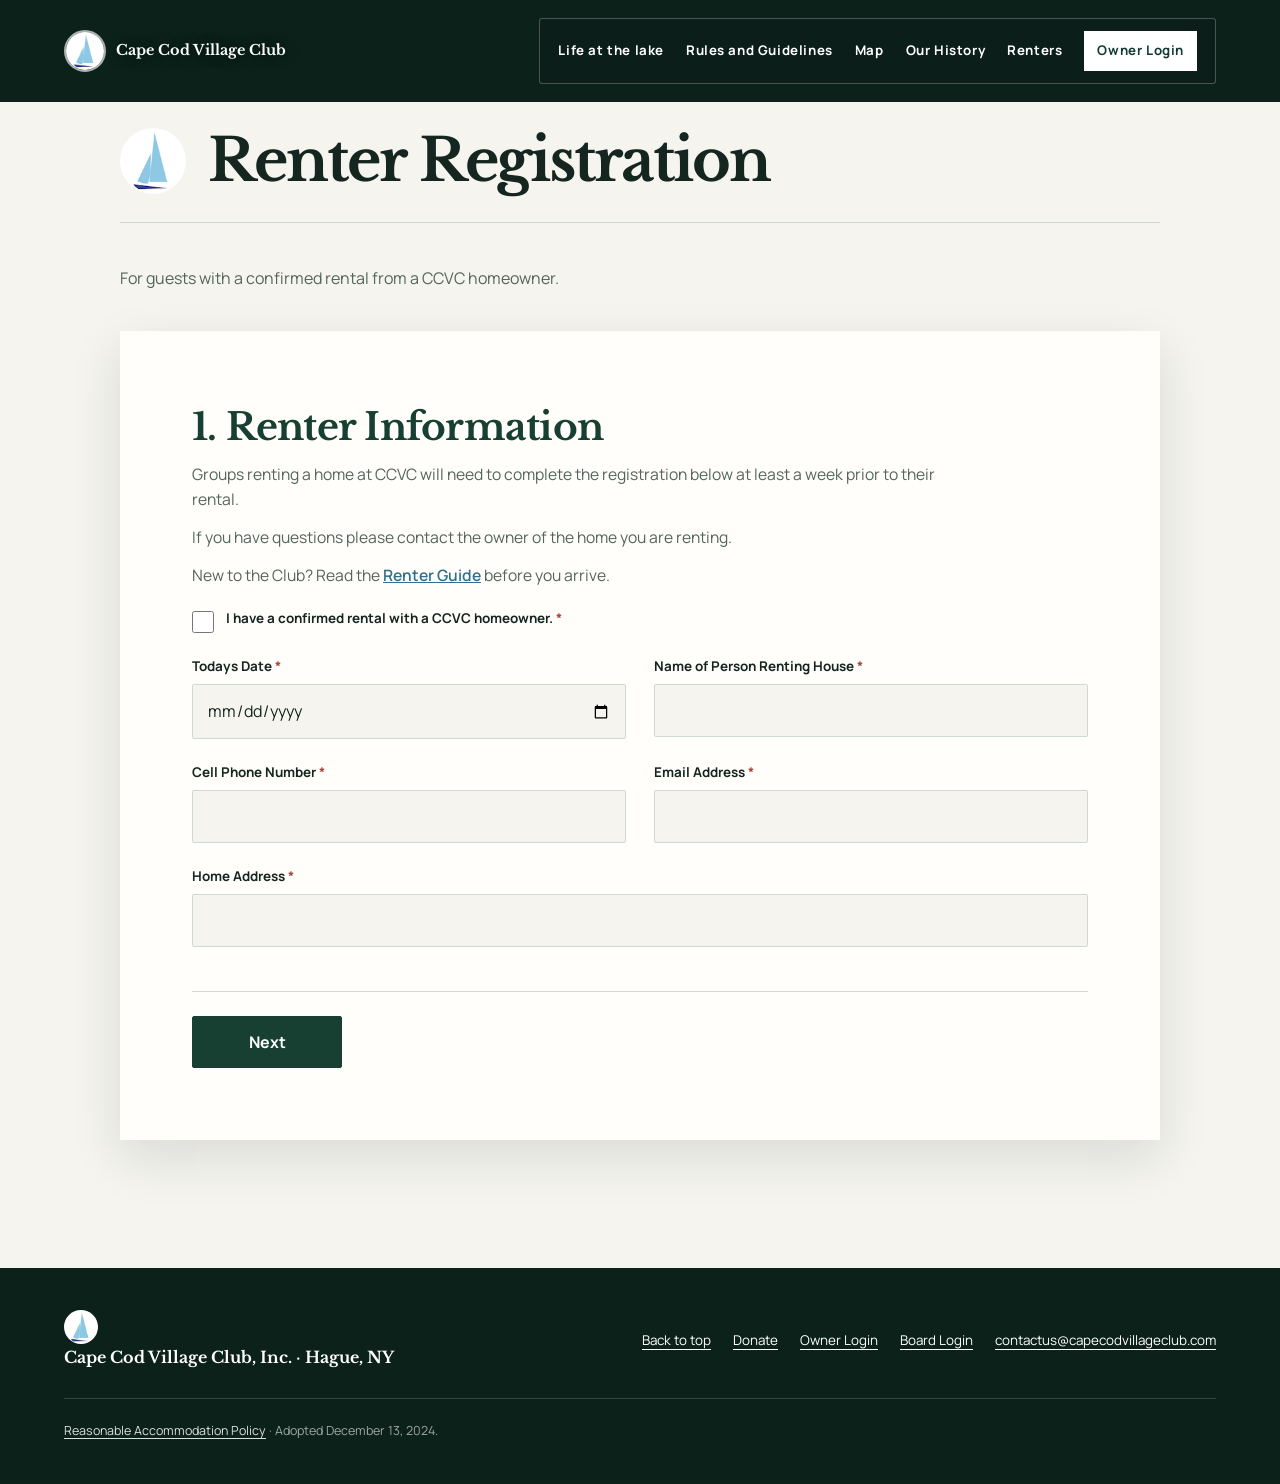
<file: register-8zo24q/index.html>
<!doctype html>
<html lang="en">
<head>
  <meta charset="utf-8" />
  <meta name="viewport" content="width=device-width, initial-scale=1, viewport-fit=cover" />
  <meta name="color-scheme" content="light dark" />
  <link rel="icon" type="image/png" sizes="32x32" href="../favicon-32.png" />
  <link rel="apple-touch-icon" href="../apple-touch-icon.png" />
  <meta property="og:type" content="website" />
  <meta property="og:site_name" content="Cape Cod Village Club" />
  <meta property="og:title" content="Renter Registration — Cape Cod Village Club" />
  <meta property="og:description" content="Cape Cod Village Club renter registration and agreements." />
  <meta property="og:url" content="https://ccvc-website.vercel.app/register-8zo24q/" />
  <meta property="og:image" content="https://ccvc-website.vercel.app/images/share-card.jpg" />
  <meta property="og:image:width" content="1200" />
  <meta property="og:image:height" content="630" />
  <meta property="og:image:alt" content="Aerial view of Cape Cod Village Club cottages among the pines on Lake George" />
  <meta name="twitter:card" content="summary_large_image" />
  <title>Renter Registration — Cape Cod Village Club</title>
  <meta name="description" content="Cape Cod Village Club renter registration and agreements." />
  <meta name="robots" content="noindex, nofollow" />
  <link rel="preconnect" href="https://fonts.googleapis.com" />
  <link rel="preconnect" href="https://fonts.gstatic.com" crossorigin />
  <link href="https://fonts.googleapis.com/css2?family=Libre+Baskerville:ital,wght@0,400;0,700;1,400&family=Manrope:wght@400;500;600;700&display=swap" rel="stylesheet" />
  <link rel="stylesheet" href="../css/site.css" />
  <link rel="stylesheet" href="../css/renters.css" />
</head>
<body class="route-renters" data-page="renters">
  <a class="skip-link" href="#renter-form">Skip to form</a>

  <div class="nav-shell">
    <button class="mobile-logo-menu" type="button" aria-expanded="false" aria-controls="site-nav" aria-label="Open navigation"><img src="../images/ccvc-logo.jpg" alt="" /></button>
    <a class="brand" href="../" aria-label="Cape Cod Village Club home"><img src="../images/ccvc-logo.jpg" alt="" /><span>Cape Cod Village Club</span></a>
    <nav class="nav" id="site-nav" aria-label="Primary navigation">
      <a class="mobile-home" href="../">Home</a>
      <a href="../#waterfront">Life at the lake</a>
      <a href="../#guidelines">Rules and Guidelines</a>
      <a href="../#map">Map</a>
      <a href="../#history">Our History</a>
      <a href="../renter-guide/" aria-current="page">Renters</a>
      <a class="portal-link" href="https://app.easyhoa.com/login.html?redirect=login" target="_blank" rel="noopener">Owner Login</a>
    </nav>
  </div>

  <main class="section renters route-page" id="renters" aria-labelledby="renters-title">
      <div class="renter-form-shell">
        <div class="renter-form-heading">
          <img src="../images/ccvc-logo.jpg" alt="" />
          <h1 id="renters-title">Renter Registration</h1>
        </div>
        <p class="form-audience">For guests with a confirmed rental from a CCVC homeowner.</p>
        <div class="wizard" id="renter-wizard">
          <div class="wizard-main">
            <form id="renter-form" novalidate>
              <section class="wizard-step active" data-step="1">
                <h3>1. Renter Information</h3>
                <p class="lead">Groups renting a home at CCVC will need to complete the registration below at least a week prior to their rental.</p>
                <p class="lead">If you have questions please contact the owner of the home you are renting.</p><p class="lead guide-pointer">New to the Club? Read the <a href="../renter-guide/">Renter Guide</a> before you arrive.</p>
                <div class="form-grid">
                  <div class="field confirm-field"><label class="confirm-label" for="confirmedRental"><input id="confirmedRental" name="confirmedRental" type="checkbox" required data-error="Please confirm you have a confirmed rental with a CCVC homeowner."> <span>I have a confirmed rental with a CCVC homeowner. <span class="required">*</span></span></label><span class="error"></span></div>
                  <div class="field"><label for="today">Todays Date <span class="required">*</span></label><input id="today" name="today" type="date" required><span class="error"></span></div>
                  <div class="field"><label for="renterName">Name of Person Renting House <span class="required">*</span></label><input id="renterName" name="renterName" autocomplete="name" required><span class="error"></span></div>
                  <div class="field"><label for="cell">Cell Phone Number <span class="required">*</span></label><input id="cell" name="cell" type="tel" autocomplete="tel" required><span class="error"></span></div>
                  <div class="field"><label for="renterEmail">Email Address <span class="required">*</span></label><input id="renterEmail" name="renterEmail" type="email" autocomplete="email" required><span class="error"></span></div>
                  <div class="field full"><label for="address">Home Address <span class="required">*</span></label><input id="address" name="address" autocomplete="street-address" required><span class="error"></span></div>
                </div>
                <div class="wizard-actions"><button class="btn next" type="button" data-next="2">Next</button></div>
              </section>

              <section class="wizard-step" data-step="2">
                <h3>2. Rental Information</h3>
                <div class="form-grid" style="margin-top:28px">
                  <div class="field"><label for="house">Address of CCVC Property being rented <span class="required">*</span></label><select id="house" name="house" required><option value="">Select...</option></select><span class="error"></span><p class="house-help" id="house-help">Only homes registered with the Club for rental are listed. If your rental is not listed, ask the homeowner to register it with the Club: <a href="mailto:contactus@capecodvillageclub.com">contactus@capecodvillageclub.com</a>.</p></div>
                  
                  <div class="upload-block">
                    <div class="upload-label">Insurance <span class="required">*</span></div>
                    <p class="upload-helper">Upload a PDF, JPG, JPEG, or PNG copy of your renter's insurance. Maximum 8 MB per file; images are compressed before upload.</p>
                    <div class="dropzone" id="renter-insurance-dropzone">
                      <div><p>Drag and drop a file here or click the button below to select a file to upload.</p><button class="select-file" id="select-renter-insurance" type="button"><svg viewBox="0 0 24 24" fill="none" stroke="currentColor" stroke-width="1.7" aria-hidden="true"><path d="M3 7h6l2 2h10v11H3zM3 7V5h7l2 2"/></svg>Select File</button></div>
                      <input id="renter-insurance" type="file" accept=".pdf,.jpg,.jpeg,.png,application/pdf,image/jpeg,image/png" data-max-size="8388608" multiple>
                    </div>
                    <ul class="file-list" id="renter-insurance-file-list" aria-live="polite"></ul>
                    <span class="error" id="renter-insurance-error"></span>
                  </div>
                  <div class="field"><label for="arrival">First Day of Rental <span class="required">*</span></label><input id="arrival" name="arrival" type="date" required><span class="error"></span></div>
                  <div class="field"><label for="departure">Last Day of Rental <span class="required">*</span></label><input id="departure" name="departure" type="date" required><span class="error"></span></div>
                  <div class="field"><label for="guests">Number of people in party (staying overnight) <span class="required">*</span></label><input id="guests" name="guests" type="number" min="1" required><span class="error"></span></div>
                  <div class="field"><label for="vehicles">Number of vehicles that will be on CCVC property <span class="required">*</span></label><input id="vehicles" name="vehicles" type="number" min="0" step="1" inputmode="numeric" required><span class="error"></span></div>
                  <div class="vehicle-details" id="vehicle-details" aria-live="polite"></div>
                </div>
                <div class="wizard-actions"><button class="btn back" type="button" data-back="1">Previous</button><button class="btn next" type="button" data-next="3">Next</button></div>
              </section>

              <section class="wizard-step" data-step="3">
                <h3>3. General Rules and Regulations</h3>
                <p class="lead">Please review the follow Rules and Regulations for Renters.</p>
                <div class="rules-copy">
                  <p>You are renting a house in a membership association, not a resort, so rules are different. Several rules apply for safety reasons, and to respect club-owned and members' personal property.</p>
                  <p><span class="rule-heading">GROUNDS</span>-10 mph speed limit<br>-Park in the designated areas.<br>-Do not park additional cars on the lawns (we have many water and electric lines underground that are easily damaged). Also, do not park extra cars on the edge of the roads due to traffic issues and safety reasons.<br>-No RV's or campers, weapons of any sort, fireworks or firecrackers, pets (service animals are allowed), or loud parties.<br>-Be considerate of neighbors, particular with regards to noise or smoke from outdoor campfires</p>
                  <p><span class="rule-heading">PLAYGROUND</span>-Children under age 10 must be supervised by an adult at all times<br>-All toys/playground equipment must be put away after use<br>-Treat equipment with respect so there is no damage<br>-Playground is closed at dark so people can have a quiet evening</p>
                  <p><span class="rule-heading">BEACH AND SWIM AREA</span>-Swimming only permitted between the designated swim lines<br>-Children under age 12 must be supervised by an adult at all times<br>-No glass bottles or containers permitted in beach area or docks<br>-No alcoholic beverages on the beach and docks<br>-Do not forcefully tip or rock the swim raft (the hardware and anchor line become damaged and the raft can break away in storms)</p>
                </div>
                <div class="signature-field" data-signature-field="rules">
                  <label class="signature-label">Please Sign below if you have read the about Rules and Regulations and you and your guests intent to abide by them. <span class="required">*</span></label>
                  <div class="signature-wrap"><canvas id="signature-rules" aria-label="Draw your signature for the general rules"></canvas><span class="signature-placeholder">Sign here</span></div>
                  <div class="error signature-error"></div>
                </div>
                <div class="wizard-actions"><button class="btn back" type="button" data-back="2">Previous</button><button class="btn next" type="button" data-next="4">Next</button></div>
              </section>

              <section class="wizard-step watercraft-question" data-step="4">
                <div class="choice-field">
                  <label class="choice-label" for="watercraft">Are you planning on having a watercraft at CCVC during your stay? <span class="required">*</span></label>
                  <p class="lead">If so, you must first have approval from the CCVC Member renting you the property. Answering “Yes” here, with your boat or jet ski details and insurance, is your request to the Club. Please register at least three weeks before you arrive; the earlier, the better the chance space is available.</p>
                  <div class="field">
                    <div class="select-shell" id="watercraft-select-shell">
                      <select id="watercraft" name="watercraft" required><option value="">Select...</option><option value="Yes">Yes</option><option value="No">No</option></select>
                      <button class="select-clear" id="clear-watercraft" type="button" aria-label="Clear selection">×</button>
                    </div>
                    <span class="error"></span>
                  </div>
                </div>
                <div class="watercraft-extra" id="watercraft-extra">
                  <div class="field confirm-field boat-approval"><label class="confirm-label" for="boatApproved"><input id="boatApproved" name="boatApproved" type="checkbox" data-error="Please confirm your homeowner has approved your watercraft. If they haven’t, choose “No” above."> <span>My homeowner has approved my having a boat or jet ski at CCVC during my stay. <span class="required">*</span></span></label><span class="error"></span></div>
                  <div id="watercraft-list"></div>
                  <button class="add-watercraft" id="add-watercraft" type="button">+ Add another watercraft</button>
                  <div class="boat-detail-panel" id="owned-boat-details">
                    <div class="form-grid">
                      <div class="upload-block">
                        <div class="upload-label">Insurance <span class="required">*</span></div>
                        <p class="upload-helper">Upload a PDF, JPG, JPEG, or PNG copy of the insurance for each boat or jet ski you’re bringing. Maximum 8 MB per file; images are compressed before upload.</p>
                        <div class="dropzone" id="insurance-dropzone">
                          <div><p>Drag and drop a file here or click the button below to select a file to upload.</p><button class="select-file" id="select-file" type="button"><svg viewBox="0 0 24 24" fill="none" stroke="currentColor" stroke-width="1.7" aria-hidden="true"><path d="M3 7h6l2 2h10v11H3zM3 7V5h7l2 2"/></svg>Select File</button></div>
                          <input id="insurance" type="file" accept=".pdf,.jpg,.jpeg,.png,application/pdf,image/jpeg,image/png" data-max-size="8388608" multiple>
                        </div>
                        <ul class="file-list" id="file-list" aria-live="polite"></ul>
                        <span class="error" id="insurance-error"></span>
                      </div>
                    </div>
                  </div>
                </div>
                <div class="wizard-actions"><button class="btn back" type="button" data-back="3">Previous</button><button class="btn next" type="button" data-next="5">Next</button></div>
              </section>

              <section class="wizard-step" data-step="5">
                <h3>4. Watercraft Rules and Regulations</h3>
                <div class="rules-copy">
                  <p>-Renters with boats must adhere to the following NY State and Lake George Park Commission boating regulations.<br>-Any boat with a 10hp or more motor must have a current state registration and must also be registered on Lake George with the LGPC (they patrol heavily). You may register it for approximately $40 at a local marina or online.<br>-Only launch motorized boats at the Hague town dock All trailered boats must get inspected and “sealed” at a regional inspection facility before launching into Lake George.<br>-Small, non-motorized boats that can be launched by hand may use the designated launch in CCVC.<br>-If the cable and lock impede your ability to launch or land your boat, please contact the DockMaster or a Dock Committee Member.<br>-If the “duck fence” is in place at the time of your launch make sure to return it to proper position.<br>-Do not launch from beach areas.<br>-Whips are required on North Beach and Point docks.<br>-Docking equipment (i.e. Lines, Bumpers) should be adequate for the size of the boat and in good condition.<br>-Motorized boats/personal water craft must be kept in your house's designated slip unless other arrangements have been made with the DockMaster.<br>-PWCs cannot occupy deep water dock slips.<br>-PWC operators must be at least 14 years old and have a valid NYS PWC boating safety certificate per NYS PWC regulations.<br>-All persons on a PWC must wear a life vest.<br>-All children under age 12 must wear a life vest as well as anyone being towed behind a vessel.<br>-No boats, kayaks, SUPs in the swim area.<br>-No sleeping overnight on boats.<br>-Proper dock lines must be used.<br>-No running on, or diving off the docks.<br>-All boats/kayaks on CCVC grounds are privately owned and not for renter use</p>
                </div>
                <div class="signature-field" data-signature-field="watercraft">
                  <label class="signature-label">Please review CCVC's Rules and Regulations for watercraft and sign below to acknowledge you and the other renters agree to abide by them <span class="required">*</span></label>
                  <div class="signature-wrap"><canvas id="signature-watercraft" aria-label="Draw your signature for the watercraft rules"></canvas><span class="signature-placeholder">Sign here</span></div>
                  <div class="error signature-error"></div>
                </div>
                <div class="wizard-actions"><button class="btn back" type="button" data-back="4">Previous</button><button class="btn next" type="button" data-next="6">Next</button></div>
              </section>

              <section class="wizard-step" data-step="6">
                <h3>5. General Release and Waiver</h3>
                <div class="waiver-copy">
                  <p>1. In consideration for renting a house (the "Rental Property") at Cape Cod Village Club, Inc.<br>("CCVC") from one of its Members and for being permitted by CCVC to have access to and to use the following facilities at CCVC: a) the north and south beach areas; b) the recreation and playground areas; c) CCVC buildings and boat docks; and d) the recreational equipment located at<br>CCVC (collectively, the "CCVC Facilities"), I hereby RELEASE, WAIVE, DISCHARGE AND COVENANT<br>NOT TO SUE EACH CCVC, its members, directors, officers, agents and representatives (hereinafter referred to individually, as a "RELEASEE" and collectively, as "RELEASEES") from any and all liability, claims, demands, actions and causes of action whatsoever arising out of or related to any loss, damage, or injury sustained by me, my family members or invitees or to any property belonging to any of such persons, WHETHER CAUSED BY THE NEGLIGENCE OF ANY OF THE RELEASEES or otherwise, while occupying or using the Rental Property or the CCVC Facilities.</p>
                  <p>2. I further hereby AGREE to INDEMNIFY AND HOLD HARMLESS THE RELEASEES AND EACH OF THEM from and against any and all loss, liability, damage or costs, including court costs and attorney's fees, whether for personal injury or to property, arising from the occupancy or use of the Rental Property or the CCVC Facilities, by me, my spouse, my family members, our guests and invitees WHETHER OR NOT ARISING FROM THE NEGLIGENCE OF RELEASEES.</p>
                  <p>3. It is my express intent that this Release, Waiver of Liability and Hold Harmless shall bind and apply to my spouse, my family members, our guests and invitees as well as my and their heirs, assigns and personal representatives and shall be deemed as a RELEASE, WAIVER, DISCHARGE AND COVENANT NOT TO SUE the above named RELEASEES.</p>
                  <p>4. WITHOUT LIMITING THE FOREGOING TERMS HEREOF, I UNDERSTAND THAT CAPE COD VILLAGE CLUB, INC. WILL NOT BE RESPONSIBLE FOR ANY MEDICAL COSTS ASSOCIATED WITH ANY INJURIES SUSTAINED by myself, my spouse, family members, relatives, guests or invitees on or using the Rental Property or the CCVC Facilities.</p>
                  <p>5. I further represent that I have read and signed CCVC's Renter's Agreement for the Rental Property and will abide by all CCVC's rules and regulations.</p>
                  <p>6. The invalidity, illegality or unenforceability of any clause or wording of this Release, Waiver of Liability and Hold Harmless shall not affect the validity, legality or enforceability of any other clause or wording of this Release, Waiver of Liability and Hold Harmless, which shall be construed and given effect without reference to such invalid, illegal or unenforceable clause or wording.</p>
                  <p>7. This Release, Waiver of Liability and Hold Harmless shall be interpreted and construed in accordance with the laws of the State of New York.</p>
                  <p>IN SIGNING THIS RELEASE, WAIVER AND HOLD HARMLESS, I ACKNOWLEDGE AND REPRESENT THAT I have read the foregoing Release, Waiver of Liability and Hold Harmless, understand it and sign it voluntarily as my own free act and deed; no oral representations, statements or inducements, apart from the foregoing written agreement, have been made; I am at least eighteen (18) years of age and fully competent; and I execute this Release for full, adequate and complete consideration fully intending to be bound by same.</p>
                </div>
                <div class="signature-field" data-signature-field="contracting renter">
                  <label class="signature-label">Signature of contracting renter below <span class="required">*</span></label>
                  <div class="signature-wrap"><canvas id="signature-contracting" aria-label="Draw the contracting renter signature"></canvas><span class="signature-placeholder">Sign here</span></div>
                  <div class="error signature-error"></div>
                </div>
                <div class="wizard-actions"><button class="btn back" type="button" data-back="5">Previous</button><button class="btn complete" type="submit">Submit registration</button></div>
                <div class="packet-error" id="packet-error" role="alert" aria-live="assertive"><strong>We couldn't submit your packet.</strong><p id="packet-error-message"></p><ol class="fallback-steps" id="fallback-steps" hidden><li><strong>Download your packet.</strong></li><li><strong>Email it to CCVC.</strong> Your email opens with your details filled in. Attach the packet you downloaded and your insurance file or files, then send.</li></ol><div class="packet-actions"><button class="btn" id="download-fallback" type="button" hidden>1. Download your packet</button><a class="btn secondary" id="email-fallback" href="mailto:rentersubmissions@capecodvillageclub.com" target="_blank" rel="noopener" hidden>2. Email packet to CCVC</a></div><p class="fallback-address" id="fallback-address" hidden>If no email window opens, send the packet and your insurance file or files to <a href="mailto:rentersubmissions@capecodvillageclub.com">rentersubmissions@capecodvillageclub.com</a>.</p></div>
                <div class="packet-result" id="packet-result" aria-live="polite"><h4 id="packet-result-title">Submission complete.</h4><p id="packet-result-message"></p><p class="guide-after">Before you arrive, please read the <a href="../renter-guide/">Renter Guide</a>.</p><div class="packet-actions"><button class="btn" id="download-packet" type="button">Download your packet</button><a class="btn secondary" id="email-renter-packet" href="mailto:rentersubmissions@capecodvillageclub.com" target="_blank" rel="noopener" hidden>Email packet to CCVC</a></div></div>
              </section>
            </form>
          </div>
        </div>
      </div>
    </main>

  <footer>
    <div class="footer-inner">
      <strong><img src="../images/ccvc-logo.jpg" alt="" style="width:34px;height:34px;border-radius:50%;vertical-align:middle;margin-right:10px">Cape Cod Village Club, Inc. · Hague, NY</strong>
      <div class="footer-links">
        <a href="#renters">Back to top</a>
        <a href="../donate/">Donate</a>
        <a href="https://app.easyhoa.com/login.html?redirect=login" target="_blank" rel="noopener">Owner Login</a>
        <a href="https://dashboard.easyhoa.com/login/?redirect=login" target="_blank" rel="noopener">Board Login</a>
        <a href="mailto:contactus@capecodvillageclub.com">contactus@capecodvillageclub.com</a>
      </div>
    </div>
    <div class="footer-policy"><p><a href="../docs/reasonable-accommodation-policy.pdf" target="_blank" rel="noopener">Reasonable Accommodation Policy</a> · Adopted December 13, 2024.</p></div>
  </footer>

  <script src="../js/site.js"></script>
  <script src="../js/renters.js"></script>
</body>
</html>
</file>
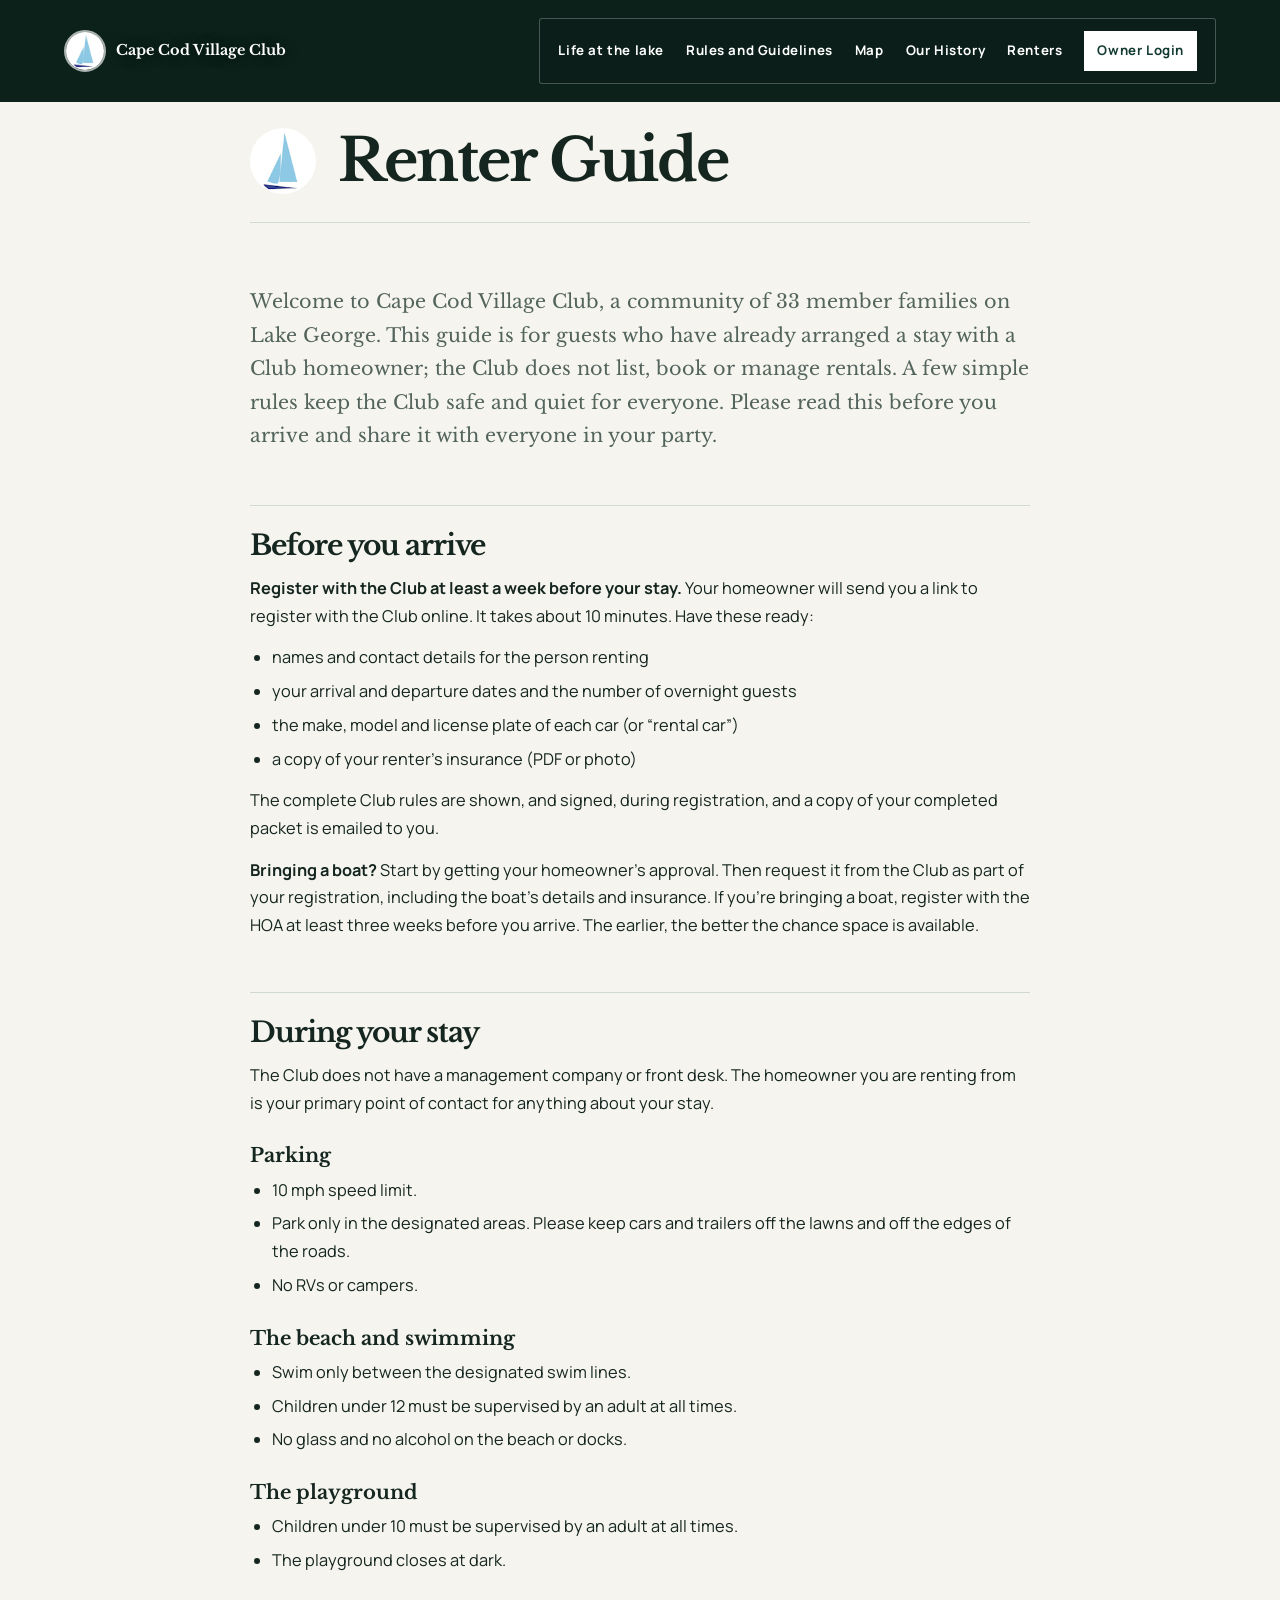
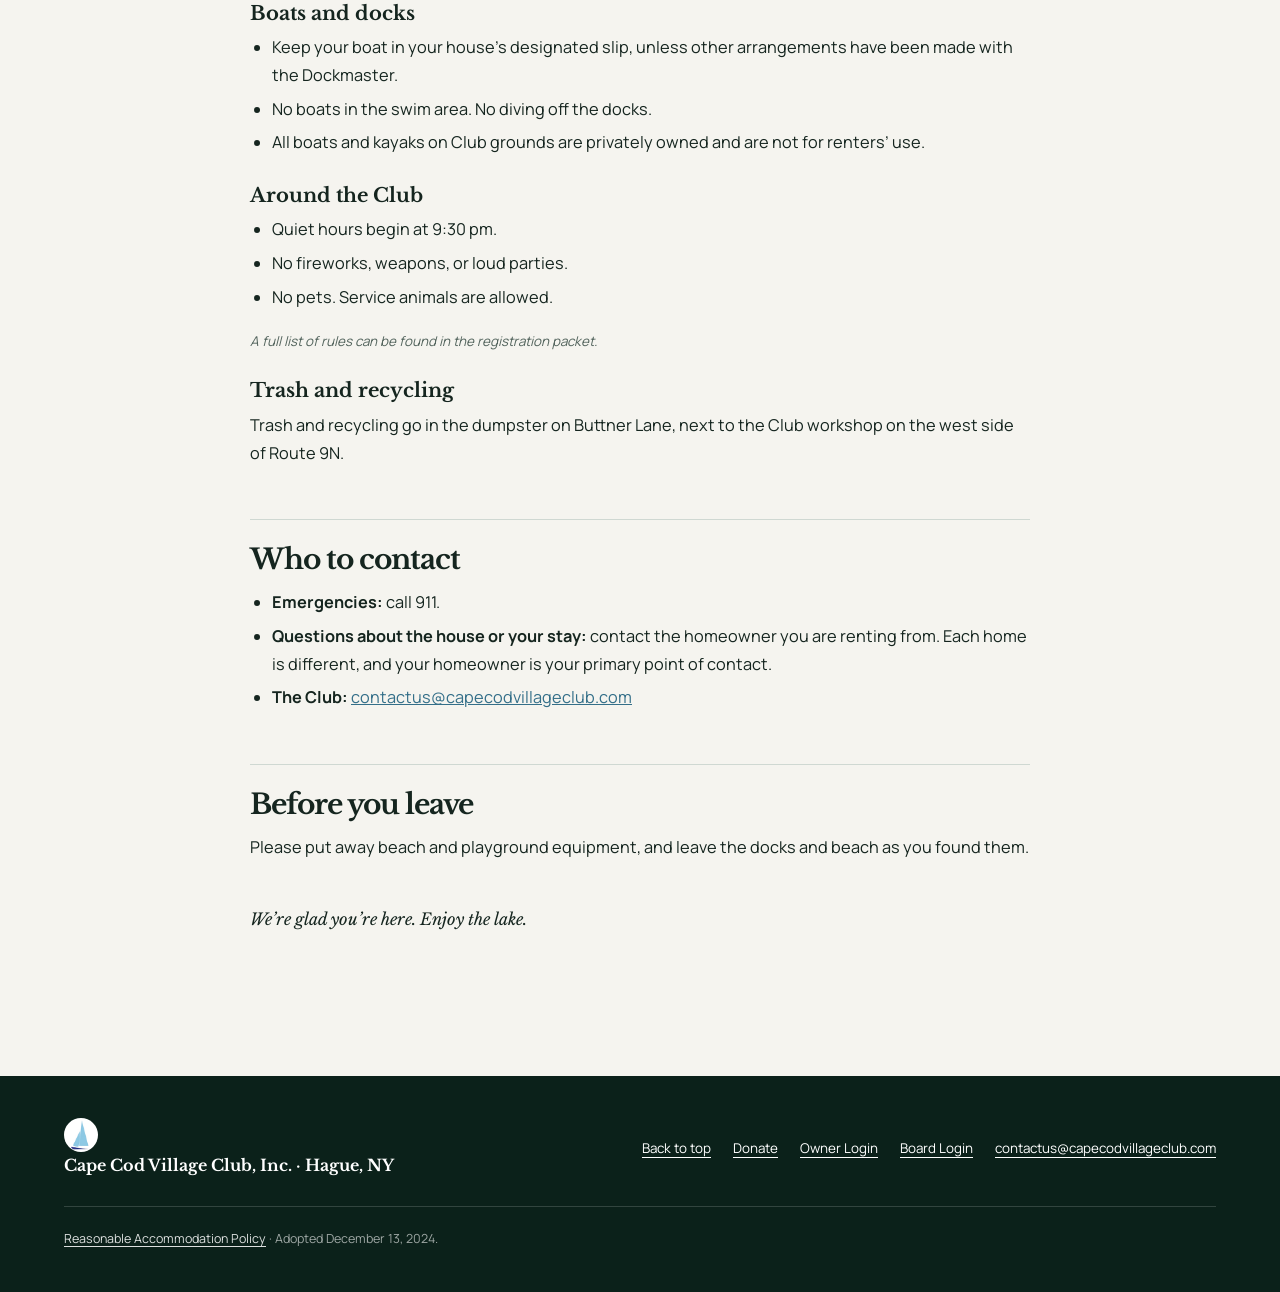
<file: renter-guide/index.html>
<!doctype html>
<html lang="en">
<head>
  <meta charset="utf-8" />
  <meta name="viewport" content="width=device-width, initial-scale=1, viewport-fit=cover" />
  <meta name="color-scheme" content="light dark" />
  <link rel="icon" type="image/png" sizes="32x32" href="../favicon-32.png" />
  <link rel="apple-touch-icon" href="../apple-touch-icon.png" />
  <meta property="og:type" content="website" />
  <meta property="og:site_name" content="Cape Cod Village Club" />
  <meta property="og:title" content="Renter Guide — Cape Cod Village Club" />
  <meta property="og:description" content="What renters need to know before and during a stay at Cape Cod Village Club." />
  <meta property="og:url" content="https://ccvc-website.vercel.app/renter-guide/" />
  <meta property="og:image" content="https://ccvc-website.vercel.app/images/share-card.jpg" />
  <meta property="og:image:width" content="1200" />
  <meta property="og:image:height" content="630" />
  <meta property="og:image:alt" content="Aerial view of Cape Cod Village Club cottages among the pines on Lake George" />
  <meta name="twitter:card" content="summary_large_image" />
  <title>Renter Guide — Cape Cod Village Club</title>
  <meta name="description" content="What renters need to know before and during a stay at Cape Cod Village Club." />
  <link rel="preconnect" href="https://fonts.googleapis.com" />
  <link rel="preconnect" href="https://fonts.gstatic.com" crossorigin />
  <link href="https://fonts.googleapis.com/css2?family=Libre+Baskerville:ital,wght@0,400;0,700;1,400&family=Manrope:wght@400;500;600;700&display=swap" rel="stylesheet" />
  <link rel="stylesheet" href="../css/site.css" />
  <link rel="stylesheet" href="../css/guide.css" />
</head>
<body class="route-renters" data-page="renter-guide">
  <a class="skip-link" href="#guide">Skip to content</a>

  <div class="nav-shell">
    <button class="mobile-logo-menu" type="button" aria-expanded="false" aria-controls="site-nav" aria-label="Open navigation"><img src="../images/ccvc-logo.jpg" alt="" /></button>
    <a class="brand" href="../" aria-label="Cape Cod Village Club home"><img src="../images/ccvc-logo.jpg" alt="" /><span>Cape Cod Village Club</span></a>
    <nav class="nav" id="site-nav" aria-label="Primary navigation">
      <a class="mobile-home" href="../">Home</a>
      <a href="../#waterfront">Life at the lake</a>
      <a href="../#guidelines">Rules and Guidelines</a>
      <a href="../#map">Map</a>
      <a href="../#history">Our History</a>
      <a href="./" aria-current="page">Renters</a>
      <a class="portal-link" href="https://app.easyhoa.com/login.html?redirect=login" target="_blank" rel="noopener">Owner Login</a>
    </nav>
  </div>

  <main class="section guide route-page" id="guide" aria-labelledby="guide-title">
    <div class="wrap guide-wrap">
      <span id="top"></span>
      <div class="renter-form-heading">
        <img src="../images/ccvc-logo.jpg" alt="" />
        <h1 id="guide-title">Renter Guide</h1>
      </div>
      <div class="guide-copy">
        <p class="guide-lede">Welcome to Cape Cod Village Club, a community of 33 member families on Lake George. This guide is for guests who have already arranged a stay with a Club homeowner; the Club does not list, book or manage rentals. A few simple rules keep the Club safe and quiet for everyone. Please read this before you arrive and share it with everyone in your party.</p>

        <h2>Before you arrive</h2>
        <p><strong>Register with the Club at least a week before your stay.</strong> Your homeowner will send you a link to register with the Club online. It takes about 10 minutes. Have these ready:</p>
        <ul>
          <li>names and contact details for the person renting</li>
          <li>your arrival and departure dates and the number of overnight guests</li>
          <li>the make, model and license plate of each car (or “rental car”)</li>
          <li>a copy of your renter’s insurance (PDF or photo)</li>
        </ul>
        <p>The complete Club rules are shown, and signed, during registration, and a copy of your completed packet is emailed to you.</p>
        <p><strong>Bringing a boat?</strong> Start by getting your homeowner’s approval. Then request it from the Club as part of your registration, including the boat’s details and insurance. If you’re bringing a boat, register with the HOA at least three weeks before you arrive. The earlier, the better the chance space is available.</p>

        <h2>During your stay</h2>
        <p>The Club does not have a management company or front desk. The homeowner you are renting from is your primary point of contact for anything about your stay.</p>

        <h3>Parking</h3>
        <ul>
          <li>10 mph speed limit.</li>
          <li>Park only in the designated areas. Please keep cars and trailers off the lawns and off the edges of the roads.</li>
          <li>No RVs or campers.</li>
        </ul>

        <h3>The beach and swimming</h3>
        <ul>
          <li>Swim only between the designated swim lines.</li>
          <li>Children under 12 must be supervised by an adult at all times.</li>
          <li>No glass and no alcohol on the beach or docks.</li>
        </ul>

        <h3>The playground</h3>
        <ul>
          <li>Children under 10 must be supervised by an adult at all times.</li>
          <li>The playground closes at dark.</li>
        </ul>

        <h3>Boats and docks</h3>
        <ul>
          <li>Keep your boat in your house’s designated slip, unless other arrangements have been made with the Dockmaster.</li>
          <li>No boats in the swim area. No diving off the docks.</li>
          <li>All boats and kayaks on Club grounds are privately owned and are not for renters’ use.</li>
        </ul>

        <h3>Around the Club</h3>
        <ul>
          <li>Quiet hours begin at 9:30 pm.</li>
          <li>No fireworks, weapons, or loud parties.</li>
          <li>No pets. Service animals are allowed.</li>
        </ul>
        <p class="guide-note">A full list of rules can be found in the registration packet.</p>

        <h3>Trash and recycling</h3>
        <p>Trash and recycling go in the dumpster on Buttner Lane, next to the Club workshop on the west side of Route 9N.</p>

        <h2>Who to contact</h2>
        <ul>
          <li><strong>Emergencies:</strong> call 911.</li>
          <li><strong>Questions about the house or your stay:</strong> contact the homeowner you are renting from. Each home is different, and your homeowner is your primary point of contact.</li>
          <li><strong>The Club:</strong> <a href="mailto:contactus@capecodvillageclub.com">contactus@capecodvillageclub.com</a></li>
        </ul>

        <h2>Before you leave</h2>
        <p>Please put away beach and playground equipment, and leave the docks and beach as you found them.</p>
        <p class="guide-closing">We’re glad you’re here. Enjoy the lake.</p>
      </div>
    </div>
  </main>

  <footer>
    <div class="footer-inner">
      <strong><img src="../images/ccvc-logo.jpg" alt="" style="width:34px;height:34px;border-radius:50%;vertical-align:middle;margin-right:10px">Cape Cod Village Club, Inc. · Hague, NY</strong>
      <div class="footer-links">
        <a href="#top">Back to top</a>
        <a href="../donate/">Donate</a>
        <a href="https://app.easyhoa.com/login.html?redirect=login" target="_blank" rel="noopener">Owner Login</a>
        <a href="https://dashboard.easyhoa.com/login/?redirect=login" target="_blank" rel="noopener">Board Login</a>
        <a href="mailto:contactus@capecodvillageclub.com">contactus@capecodvillageclub.com</a>
      </div>
    </div>
    <div class="footer-policy"><p><a href="../docs/reasonable-accommodation-policy.pdf" target="_blank" rel="noopener">Reasonable Accommodation Policy</a> · Adopted December 13, 2024.</p></div>
  </footer>

  <script src="../js/site.js"></script>
</body>
</html>
</file>
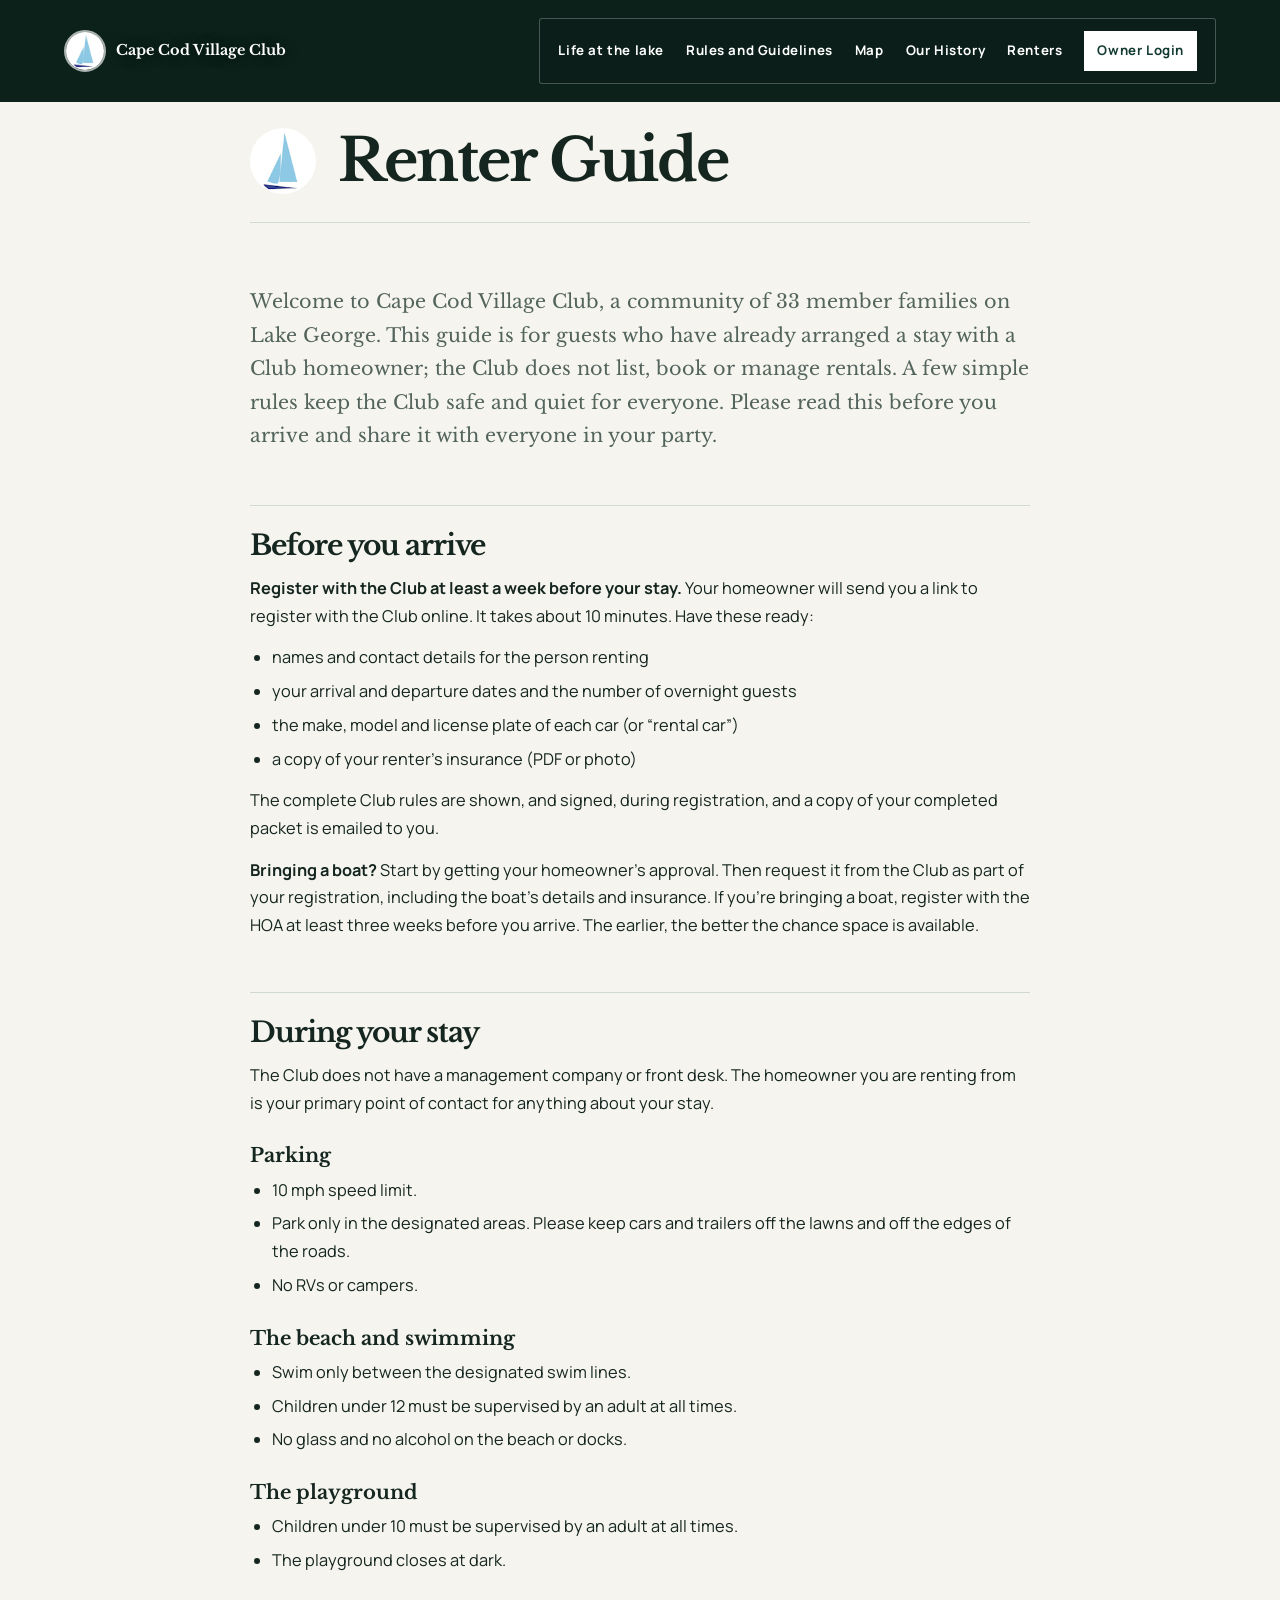
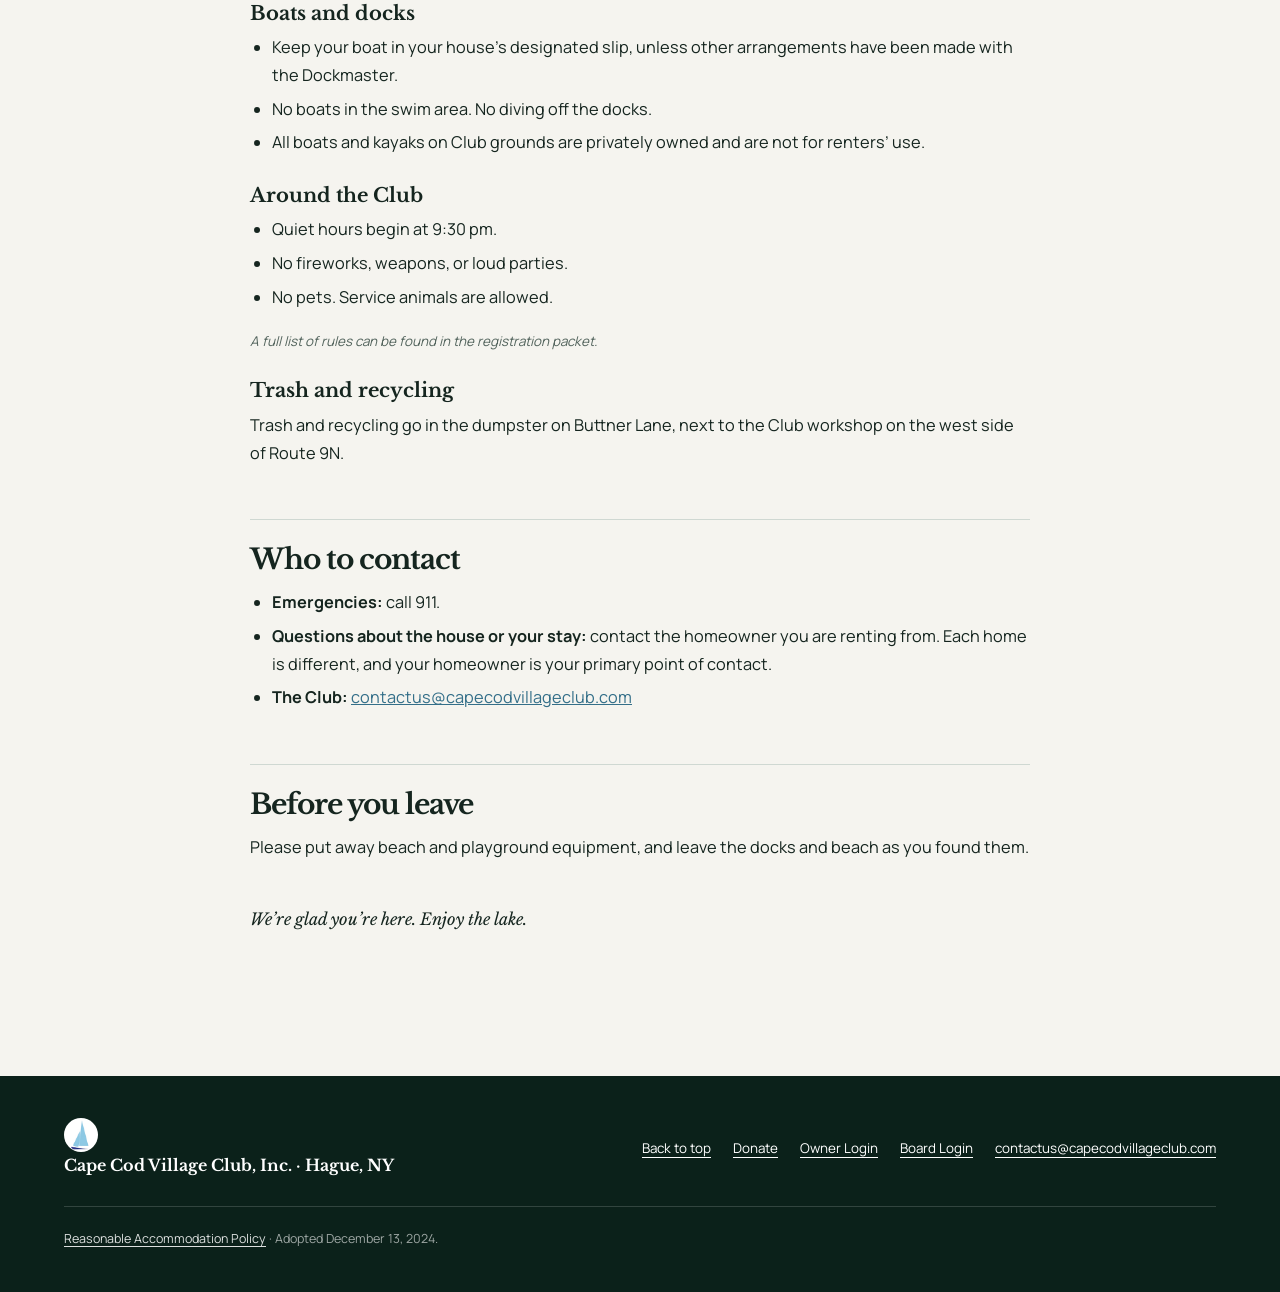
<file: renters/index.html>
<!doctype html>
<html lang="en">
<head>
  <meta charset="utf-8" />
  <meta name="robots" content="noindex" />
  <title>Renter Guide — Cape Cod Village Club</title>
  <meta http-equiv="refresh" content="0; url=../renter-guide/" />
  <link rel="canonical" href="../renter-guide/" />
  <script>window.location.replace('../renter-guide/');</script>
</head>
<body>
  <p>This page has moved to the <a href="../renter-guide/">Renter Guide</a>.</p>
</body>
</html>
</file>
<file: css/site.css>
:root {
      color-scheme: light dark;
      --page: #f5f4ef;
      --paper: #fffefa;
      --ink: #15251f;
      --muted: #53645d;
      --pine: #173f32;
      --pine-2: #285c4b;
      --lake: #346f89;
      --mist: #dfe8e5;
      --line: #cfd8d2;
      --sand: #d8bd8f;
      --white: #ffffff;
      --shadow: 0 18px 48px rgba(24, 48, 39, .12);
      --header-h: 76px;
    }
    @media (prefers-color-scheme: dark) {
      :root {
        --page: #0d1714;
        --paper: #14221e;
        --ink: #edf5f1;
        --muted: #adbbb5;
        --pine: #8cc0aa;
        --pine-2: #6fac95;
        --lake: #71aac2;
        --mist: #20352f;
        --line: #354a43;
        --sand: #d8bd8f;
        --white: #ffffff;
        --shadow: 0 18px 48px rgba(0, 0, 0, .32);
      }
    }

    * { box-sizing: border-box; }
    html { scroll-behavior: smooth; }
    [id] { scroll-margin-top: calc(var(--header-h) + 18px); }
    body {
      margin: 0;
      background: var(--page);
      color: var(--ink);
      font-family: "Manrope", system-ui, sans-serif;
      font-size: 16px;
      line-height: 1.65;
      overflow-x: hidden;
    }
    body.menu-open { overflow: hidden; }
    body.route-map .nav-shell,
    body.route-renters .nav-shell,
    body.route-history .nav-shell, body.route-documents .nav-shell { background: #0b211a; }
    .home-only[hidden], .route-page[hidden] { display: none !important; }
    .route-page {
      min-height: calc(100svh - 150px);
      padding-top: calc(var(--header-h) + clamp(56px, 8vw, 104px));
    }
    img { max-width: 100%; display: block; }
    a { color: inherit; }
    button { font: inherit; }
    .skip-link {
      position: fixed;
      z-index: 100;
      left: 12px;
      top: -60px;
      padding: 10px 16px;
      background: var(--paper);
      color: var(--ink);
      border-radius: 4px;
    }
    .skip-link:focus { top: 12px; }

    .hero {
      min-height: min(860px, 93svh);
      position: relative;
      display: grid;
      align-items: end;
      background: #243f39 url("../images/hero-lake-george.jpg") center 16% / cover no-repeat;
      color: var(--white);
      isolation: isolate;
    }
    .hero::after {
      content: "";
      position: absolute;
      inset: 0;
      z-index: -1;
      background: linear-gradient(180deg, rgba(5, 17, 14, .26) 0%, rgba(5, 17, 14, .1) 32%, rgba(5, 17, 14, .82) 100%);
    }
    .nav-shell {
      position: absolute;
      top: 0;
      left: 0;
      right: 0;
      z-index: 5;
      display: flex;
      justify-content: flex-end;
      align-items: center;
      min-height: var(--header-h);
      padding: 18px clamp(22px, 5vw, 72px);
    }
    .nav {
      display: flex;
      align-items: center;
      gap: 22px;
      padding: 12px 18px;
      background: rgba(12, 31, 25, .76);
      border: 1px solid rgba(255,255,255,.25);
      border-radius: 3px;
      backdrop-filter: blur(10px);
    }
    .nav a {
      color: #fff;
      text-decoration: none;
      font-size: .83rem;
      font-weight: 700;
      letter-spacing: .045em;
    }
    .nav a:hover, .nav a:focus-visible { text-decoration: underline; text-underline-offset: 5px; }
    .nav a.portal-link {
      padding: 8px 12px;
      background: #fff;
      border: 1px solid #fff;
      color: #123a31;
      text-decoration: none;
    }
    .nav a.portal-link.board { background: var(--sand); border-color: var(--sand); }
    .nav a.portal-link:hover, .nav a.portal-link:focus-visible { background: #e7f0ec; }
    .nav a.portal-link.board:hover, .nav a.portal-link.board:focus-visible { background: #efd39f; }
    .mobile-logo-menu, .mobile-home { display: none; }
    .mobile-logo-menu {
      border: 0;
      padding: 0;
      background: transparent;
      width: 48px;
      height: 48px;
      border-radius: 50%;
      align-items: center;
      justify-content: center;
      cursor: pointer;
    }
    .mobile-logo-menu img { width: 46px; height: 46px; border-radius: 50%; object-fit: cover; border: 2px solid rgba(255,255,255,.65); }

    .hero-content {
      width: min(1180px, calc(100% - 44px));
      margin: 0 auto;
      padding: 140px 0 clamp(64px, 10vh, 112px);
      display: grid;
      grid-template-columns: minmax(0, 820px) 1fr;
      align-items: end;
      gap: 60px;
    }
    .eyebrow {
      margin: 0 0 18px;
      font-size: .78rem;
      font-weight: 700;
      letter-spacing: .15em;
      text-transform: uppercase;
    }
    .hero h1 {
      margin: 0;
      max-width: 760px;
      font-family: "Libre Baskerville", Georgia, serif;
      font-size: clamp(3.15rem, 7.4vw, 7rem);
      line-height: .98;
      letter-spacing: -.045em;
      text-wrap: balance;
    }
    .hero-copy {
      max-width: 600px;
      margin: 24px 0 0;
      color: rgba(255,255,255,.92);
      font-size: clamp(1rem, 1.8vw, 1.22rem);
      line-height: 1.65;
    }
    .scroll-cue {
      justify-self: end;
      display: flex;
      flex-direction: column;
      gap: 10px;
      align-items: center;
      color: rgba(255,255,255,.8);
      font-size: .72rem;
      letter-spacing: .14em;
      text-transform: uppercase;
    }
    .scroll-cue::after { content: ""; width: 1px; height: 72px; background: rgba(255,255,255,.55); }

    main { display: block; }
    .section { padding: clamp(76px, 10vw, 150px) clamp(22px, 5vw, 72px); }
    .wrap { width: min(1180px, 100%); margin: 0 auto; }
    .kicker {
      color: var(--lake);
      font-size: .76rem;
      font-weight: 700;
      letter-spacing: .15em;
      text-transform: uppercase;
      margin: 0 0 16px;
    }
    h2 {
      margin: 0;
      font-family: "Libre Baskerville", Georgia, serif;
      font-size: clamp(2.15rem, 4.6vw, 4.35rem);
      line-height: 1.09;
      letter-spacing: -.035em;
      text-wrap: balance;
    }
    .intro-grid {
      display: grid;
      grid-template-columns: minmax(0, 1.1fr) minmax(280px, .65fr);
      gap: clamp(50px, 9vw, 132px);
      align-items: start;
    }
    .intro-copy p {
      margin: 28px 0 0;
      max-width: 720px;
      color: var(--muted);
      font-family: "Libre Baskerville", Georgia, serif;
      font-size: clamp(1.08rem, 2vw, 1.35rem);
      line-height: 1.8;
    }
    .fact-stack { border-top: 1px solid var(--line); }
    .fact {
      display: grid;
      grid-template-columns: 120px 1fr;
      gap: 22px;
      padding: 24px 0;
      border-bottom: 1px solid var(--line);
    }
    .fact strong {
      color: var(--pine);
      font-family: "Libre Baskerville", Georgia, serif;
      font-size: 1.2rem;
    }
    .fact span { color: var(--muted); font-size: .9rem; }

    .map-heading { padding-bottom: clamp(54px, 7vw, 88px); }
    .map-embed {
      display: block;
      width: 100%;
      aspect-ratio: 16 / 10;
      min-height: 620px;
      margin-top: 36px;
      border: 0;
      background: var(--mist);
    }
    .life-section { background: var(--paper); }
    .section-head {
      display: grid;
      grid-template-columns: minmax(0, 1fr) minmax(280px, .55fr);
      gap: 60px;
      align-items: end;
      margin-bottom: 54px;
    }
    .section-head p {
      margin: 0 0 4px;
      color: var(--muted);
      max-width: 480px;
    }
    .editorial-grid {
      display: grid;
      grid-template-columns: 1.25fr .75fr;
      gap: 24px;
      align-items: stretch;
    }
    .feature-card {
      position: relative;
      min-height: 630px;
      overflow: hidden;
      background: #24463d;
    }
    .feature-card img, .small-feature img { width: 100%; height: 100%; object-fit: cover; }
    .feature-card::after, .small-feature::after {
      content: "";
      position: absolute;
      inset: 0;
      background: linear-gradient(180deg, transparent 44%, rgba(4,16,13,.8) 100%);
    }
    .feature-label {
      position: absolute;
      left: 28px;
      bottom: 26px;
      z-index: 1;
      color: #fff;
    }
    .feature-label strong {
      display: block;
      font-family: "Libre Baskerville", Georgia, serif;
      font-size: clamp(1.4rem, 2.5vw, 2.1rem);
      line-height: 1.2;
    }
    .feature-label span { font-size: .84rem; color: rgba(255,255,255,.8); }
    .side-features { display: grid; grid-template-rows: 1fr auto; gap: 24px; }
    .small-feature { min-height: 390px; position: relative; overflow: hidden; background: #24463d; }
    .amenity-list {
      display: grid;
      grid-template-columns: 1fr 1fr;
      border-top: 1px solid var(--line);
    }
    .amenity {
      padding: 22px 14px 22px 0;
      border-bottom: 1px solid var(--line);
      color: var(--muted);
      font-size: .9rem;
    }
    .amenity:nth-child(even) { padding-left: 18px; border-left: 1px solid var(--line); }
    .amenity strong { display: block; color: var(--ink); margin-bottom: 2px; }

    .rules {
      display: grid;
      grid-template-columns: .7fr 1.3fr;
      gap: clamp(50px, 9vw, 130px);
    }
    .rules-intro { position: sticky; top: 40px; align-self: start; }
    .rules-intro p { color: var(--muted); margin: 24px 0 0; }
    .rules-list { border-top: 1px solid var(--line); }
    .rule-row {
      display: grid;
      grid-template-columns: 64px 1fr;
      gap: 24px;
      padding: 30px 0;
      border-bottom: 1px solid var(--line);
    }
    .rule-row span { color: var(--lake); font-family: "Libre Baskerville", Georgia, serif; font-size: 1.05rem; }
    .rule-row h3 { margin: 0 0 8px; font-family: "Libre Baskerville", Georgia, serif; font-size: 1.35rem; }
    .rule-row p { margin: 0; color: var(--muted); }

    .closing {
      position: relative;
      min-height: 620px;
      display: grid;
      place-items: center;
      padding: 80px 22px;
      background: #24463d url("../images/closing-background.jpg") center 42% / cover no-repeat;
      color: #fff;
      text-align: center;
      isolation: isolate;
    }
    .closing::before {
      content: "";
      position: absolute;
      inset: 0;
      z-index: -1;
      background: rgba(7, 26, 20, .58);
    }
    .closing blockquote {
      margin: 0;
      max-width: 900px;
      font-family: "Libre Baskerville", Georgia, serif;
      font-size: clamp(2.1rem, 5.2vw, 5rem);
      line-height: 1.16;
      letter-spacing: -.035em;
    }
    .closing p { margin: 24px 0 0; color: rgba(255,255,255,.78); }

    footer {
      background: #0b211a;
      color: rgba(255,255,255,.72);
      padding: 42px clamp(22px, 5vw, 72px);
    }
    .footer-inner {
      width: min(1180px, 100%);
      margin: 0 auto;
      display: flex;
      justify-content: space-between;
      align-items: center;
      gap: 30px;
      font-size: .84rem;
    }
    .footer-inner strong { color: #fff; font-family: "Libre Baskerville", Georgia, serif; font-size: 1rem; }
    .footer-links { display: flex; flex-wrap: wrap; gap: 22px; }
    .footer-links a { color: #fff; text-underline-offset: 4px; }
    .footer-policy {
      width: min(1180px, 100%);
      margin: 28px auto 0;
      padding-top: 22px;
      border-top: 1px solid rgba(255,255,255,.16);
      color: rgba(255,255,255,.6);
      font-size: .78rem;
    }
    .footer-policy p { margin: 0; }
    .footer-policy a { color: rgba(255,255,255,.86); text-underline-offset: 3px; }

    .brand { margin-right: auto; display:flex; align-items:center; gap:10px; color:#fff; text-decoration:none; font-family:"Libre Baskerville",Georgia,serif; font-size:.9rem; font-weight:700; text-shadow:0 1px 12px rgba(0,0,0,.5); }
    .brand img { width:42px; height:42px; border-radius:50%; object-fit:cover; border:2px solid rgba(255,255,255,.65); }
    .nav-shell { position: fixed; background:linear-gradient(180deg,rgba(6,20,16,.68),transparent); }
    .timeline { margin-top:64px; display:grid; grid-template-columns:repeat(4,1fr); border-top:1px solid var(--line); }
    .time-item { padding:24px 22px 0 0; }
    .time-item:not(:first-child){padding-left:22px;border-left:1px solid var(--line)}
    .time-item strong{display:block;color:var(--pine);font-family:"Libre Baskerville",Georgia,serif;font-size:1.55rem}.time-item span{color:var(--muted);font-size:.88rem}
    .history-page { background:var(--page); }
    .history-intro { display:grid; grid-template-columns:minmax(0,1.15fr) minmax(280px,.65fr); gap:clamp(44px,8vw,110px); align-items:end; margin-bottom:clamp(62px,9vw,110px); }
    .history-prose { margin-top:22px; }
    .history-prose p { margin:0 0 18px; color:var(--muted); max-width:760px; font-family:"Libre Baskerville",Georgia,serif; font-size:clamp(1.02rem,1.8vw,1.25rem); line-height:1.75; }
    .history-prose p:last-child { margin-bottom:0; }
    .history-source { border-top:1px solid var(--line); padding-top:18px; color:var(--muted); font-size:.84rem; }
    .history-source cite { color:var(--ink); font-family:"Libre Baskerville",Georgia,serif; }
    .history-timeline { position:relative; width:min(980px,100%); margin:0 auto; }
    .history-timeline::before { content:""; position:absolute; top:12px; bottom:0; left:178px; width:1px; background:var(--line); }
    .history-entry { position:relative; display:grid; grid-template-columns:145px minmax(0,1fr); gap:66px; padding:0 0 clamp(54px,8vw,92px); }
    .history-entry::before { content:""; position:absolute; top:10px; left:172px; width:11px; height:11px; border-radius:50%; background:var(--page); border:2px solid var(--lake); }
    .history-date { color:var(--pine); font-family:"Libre Baskerville",Georgia,serif; font-size:clamp(1.35rem,2.4vw,1.85rem); line-height:1.2; text-align:right; }
    .history-copy h3 { margin:0 0 10px; font-family:"Libre Baskerville",Georgia,serif; font-size:clamp(1.28rem,2.2vw,1.75rem); line-height:1.3; }
    .history-copy p { margin:0; color:var(--muted); max-width:680px; }
    .history-gallery { width:min(1080px,100%); margin:clamp(8px,2vw,24px) auto 0; padding-top:clamp(48px,7vw,84px); border-top:1px solid var(--line); }
    .history-gallery h3 { margin:0 0 clamp(26px,4vw,44px); font-family:"Libre Baskerville",Georgia,serif; font-size:clamp(1.8rem,3.5vw,3rem); line-height:1.2; }
    .history-gallery-grid { columns:3 250px; column-gap:14px; }
    .history-photo { margin:0 0 14px; overflow:hidden; background:var(--mist); break-inside:avoid; }
    .history-photo img { width:100%; height:auto; }
    .renters { background:var(--mist); }
    .renter-intro { display:grid; grid-template-columns:.9fr 1.1fr; gap:70px; align-items:start; margin-bottom:54px; }
    .renter-intro p { margin:0;color:var(--muted);font-size:1.03rem; }
    .wizard { background:var(--paper); box-shadow:var(--shadow); display:grid; grid-template-columns:240px 1fr; min-height:650px; }
    .step-rail { background:#123a31; color:#fff; padding:34px 26px; }
    .step-rail h3{font-family:"Libre Baskerville",Georgia,serif;margin:0 0 28px;font-size:1.25rem}
    .step-indicator{display:flex;gap:12px;align-items:center;padding:13px 0;color:rgba(255,255,255,.58);font-size:.85rem}.step-indicator b{display:grid;place-items:center;width:28px;height:28px;border:1px solid rgba(255,255,255,.35);border-radius:50%;font-size:.75rem}.step-indicator.active{color:#fff}.step-indicator.active b{background:var(--sand);color:#15251f;border-color:var(--sand)}
    .wizard-main{padding:clamp(28px,5vw,58px)}.wizard-step{display:none}.wizard-step.active{display:block}.wizard-step h3{font-family:"Libre Baskerville",Georgia,serif;font-size:clamp(1.55rem,3vw,2.25rem);margin:0 0 8px}.wizard-step>.lead{color:var(--muted);margin:0 0 30px}
    .form-grid{display:grid;grid-template-columns:1fr 1fr;gap:20px}.field{display:flex;flex-direction:column;gap:7px}.field.full{grid-column:1/-1}.field label{font-size:.8rem;font-weight:700;color:var(--ink)}.field input,.field textarea{width:100%;border:1px solid var(--line);background:var(--page);color:var(--ink);padding:13px 14px;border-radius:2px;font:inherit}.field textarea{min-height:110px;resize:vertical}.field input:focus,.field textarea:focus{outline:2px solid var(--lake);outline-offset:1px}.field input[aria-invalid="true"]{border-color:#b34d3e}.error{color:#b34d3e;font-size:.76rem;min-height:1.1em}
    .agreement-box{border:1px solid var(--line);padding:24px;max-height:290px;overflow:auto;background:var(--page);font-size:.9rem;color:var(--muted)}.agreement-box h4{color:var(--ink);margin:0 0 12px;font-family:"Libre Baskerville",Georgia,serif}.agreement-box ul{padding-left:20px}.checkline{display:flex;gap:10px;align-items:flex-start;margin:20px 0;color:var(--ink);font-size:.9rem}.checkline input{margin-top:5px}
    .dropzone{border:1px dashed var(--lake);background:var(--page);padding:34px;text-align:center}.dropzone input{max-width:100%}.dropzone p{color:var(--muted);font-size:.85rem}.file-list{list-style:none;padding:0;margin:18px 0}.file-list li{display:flex;justify-content:space-between;gap:15px;padding:11px 0;border-bottom:1px solid var(--line);font-size:.87rem}.file-list button{border:0;background:transparent;color:#a54437;text-decoration:underline;cursor:pointer}
    .wizard-actions{display:flex;justify-content:space-between;gap:14px;margin-top:34px}.btn{border:0;padding:13px 20px;background:var(--pine);color:#fff;font-weight:700;cursor:pointer;text-decoration:none;display:inline-flex;align-items:center;justify-content:center}.btn.secondary{background:transparent;color:var(--ink);border:1px solid var(--line)}.btn:disabled{opacity:.45;cursor:not-allowed}
    .review{display:grid;gap:18px}.review-block{border-top:1px solid var(--line);padding-top:16px}.review-block h4{margin:0 0 8px;font-family:"Libre Baskerville",Georgia,serif}.review-block p{margin:3px 0;color:var(--muted)}.packet-result{display:none;margin-top:28px;padding:22px;background:#dceee4;color:#17352c}.packet-result.show{display:block}.packet-result h4{margin:0 0 8px}.packet-actions{display:flex;gap:12px;flex-wrap:wrap;margin-top:15px}
    .contact-section{background:var(--paper)}.contact-wrap{max-width:760px}.contact-form{display:grid;grid-template-columns:1fr 1fr;gap:18px;margin-top:28px}.contact-note{color:var(--muted);font-size:.82rem;margin-top:12px}
    .gallery-strip{display:grid;grid-template-columns:1.4fr .8fr .8fr;gap:10px;padding:10px;background:var(--page)}.gallery-strip img{width:100%;height:340px;object-fit:cover}.gallery-strip img:first-child{object-position:center 54%}
    /* Renter agreement — uses the same editorial language as the main site. */
    .renters { background: var(--page); }
    .renter-form-shell { width: min(1040px, 100%); margin: 0 auto; }
    .renter-form-heading { display: grid; grid-template-columns: 66px minmax(0, 1fr); gap: 22px; align-items: center; margin: 0 0 clamp(34px, 6vw, 62px); padding-bottom: 28px; border-bottom: 1px solid var(--line); }
    .renter-form-heading img { width: 66px; height: 66px; object-fit: cover; border-radius: 50%; }
    .renter-form-heading h2 { margin: 0; color: var(--ink); font-family: "Libre Baskerville", Georgia, serif; font-size: clamp(2rem, 4.6vw, 4rem); line-height: 1.09; letter-spacing: -.035em; }
    .wizard { display: block; min-height: 0; background: var(--paper); box-shadow: var(--shadow); }
    .wizard-main { padding: clamp(28px, 6vw, 72px); }
    .wizard-step { display: none; }
    .wizard-step.active { display: block; }
    .wizard-step h3 { margin: 0 0 10px; color: var(--pine); font-family: "Libre Baskerville", Georgia, serif; font-size: clamp(1.55rem, 3vw, 2.35rem); line-height: 1.28; letter-spacing: -.02em; }
    .wizard-step > .lead { max-width: 760px; margin: 0 0 20px; color: var(--muted); font-size: .98rem; line-height: 1.65; }
    .wizard-step > .lead + .lead { margin-top: -8px; }
    .form-grid { display: grid; grid-template-columns: repeat(2, minmax(0, 1fr)); gap: 24px 28px; }
    .field, .choice-field { display: flex; flex-direction: column; gap: 8px; }
    .field.full { grid-column: 1 / -1; }
    .field label, .choice-label, .signature-label, .upload-label { color: var(--ink); font-size: .84rem; line-height: 1.45; font-weight: 700; }
    .required { color: #a54437; }
    .field input, .field select {
      width: 100%; min-height: 52px; padding: 12px 14px; border: 1px solid var(--line); border-radius: 2px;
      background: var(--page); color: var(--ink); font: inherit;
    }
    .field input:focus, .field select:focus { outline: 2px solid var(--lake); outline-offset: 1px; border-color: var(--lake); }
    .field input[aria-invalid="true"], .field select[aria-invalid="true"] { border-color: #a54437; }
    .error { min-height: 0; color: #a54437; font-size: .78rem; }
    .error:empty { display: none; }
    .rules-copy, .waiver-copy { margin: 28px 0 42px; padding: clamp(22px, 4vw, 36px); border-top: 1px solid var(--line); border-bottom: 1px solid var(--line); background: var(--page); color: var(--muted); font-size: .92rem; line-height: 1.62; }
    .rules-copy p, .waiver-copy p { margin: 0 0 21px; }
    .rules-copy p:last-child, .waiver-copy p:last-child { margin-bottom: 0; }
    .rule-heading { display: block; margin-bottom: 3px; color: var(--pine); font-family: "Libre Baskerville", Georgia, serif; font-weight: 700; }
    .signature-field { margin-top: 34px; }
    .signature-label { display: block; margin: 0 0 13px; }
    .signature-wrap { position: relative; height: 280px; border: 1px dashed var(--lake); background: var(--page); touch-action: none; }
    .signature-wrap canvas { display: block; width: 100%; height: 100%; cursor: crosshair; touch-action: none; }
    .signature-placeholder { position: absolute; inset: 0; display: grid; place-items: center; color: var(--muted); pointer-events: none; font-family: "Libre Baskerville", Georgia, serif; font-size: 1rem; }
    .signature-wrap.signed .signature-placeholder { display: none; }
    .signature-error { margin-top: 7px; }
    .select-shell { position: relative; }
    .select-shell select { padding-right: 72px; }
    .select-clear { position: absolute; top: 50%; right: 36px; transform: translateY(-50%); display: none; width: 28px; height: 28px; border: 0; background: transparent; color: var(--muted); cursor: pointer; font-size: 1.1rem; }
    .select-shell.has-value .select-clear { display: block; }
    .watercraft-extra, .boat-detail-panel { display: none; }
    .watercraft-extra.show { display: block; margin-top: 34px; padding-top: 30px; border-top: 1px solid var(--line); }
    .boat-detail-panel.show { display: block; margin-top: 30px; }
    .boat-detail-panel .form-grid { margin-top: 0; }
    .radio-list { display: grid; grid-template-columns: repeat(2, minmax(0, 1fr)); gap: 12px; margin-top: 10px; }
    .radio-line { display: flex; align-items: center; gap: 11px; min-height: 56px; padding: 13px 16px; border: 1px solid var(--line); background: var(--page); color: var(--ink); cursor: pointer; }
    .radio-line:has(input:checked) { border-color: var(--lake); background: var(--mist); }
    .radio-line input { appearance: none; flex: 0 0 auto; width: 22px; height: 22px; margin: 0; border: 1px solid var(--muted); border-radius: 50%; background: var(--paper); }
    .radio-line input:checked { border: 6px solid var(--lake); }
    .upload-block { grid-column: 1 / -1; margin-top: 8px; }
    .upload-helper { margin: 3px 0 12px; color: var(--muted); font-size: .87rem; }
    .dropzone { min-height: 190px; display: grid; place-items: center; padding: 28px; border: 1px dashed var(--lake); background: var(--page); text-align: center; }
    .dropzone.dragging { border-color: var(--pine); background: var(--mist); }
    .dropzone p { max-width: 440px; margin: 0 auto 8px; color: var(--muted); font-size: .88rem; line-height: 1.5; }
    .dropzone input { position: absolute; width: 1px; height: 1px; overflow: hidden; opacity: 0; pointer-events: none; }
    .select-file { display: inline-flex; align-items: center; gap: 8px; border: 0; background: transparent; color: var(--lake); cursor: pointer; font: inherit; font-weight: 700; }
    .select-file svg { width: 18px; height: 18px; }
    .file-list { list-style: none; padding: 0; margin: 12px 0 0; }
    .file-list:empty { display: none; }
    .file-list li { display: flex; justify-content: space-between; gap: 15px; padding: 10px 0; border-bottom: 1px solid var(--line); color: var(--muted); font-size: .84rem; }
    .file-list button { border: 0; background: transparent; color: #a54437; text-decoration: underline; cursor: pointer; }
    .wizard-actions { display: flex; justify-content: space-between; gap: 13px; margin-top: 44px; padding-top: 24px; border-top: 1px solid var(--line); }
    .btn { min-width: 150px; min-height: 52px; padding: 12px 22px; border: 1px solid var(--pine); border-radius: 2px; background: var(--pine); color: #fff; font-weight: 700; cursor: pointer; text-decoration: none; display: inline-flex; align-items: center; justify-content: center; }
    .btn:hover, .btn:focus-visible { background: var(--pine-2); border-color: var(--pine-2); outline: 2px solid transparent; }
    .btn.back, .btn.secondary { margin-right: auto; background: transparent; color: var(--ink); border-color: var(--line); }
    .btn.back:hover, .btn.back:focus-visible, .btn.secondary:hover, .btn.secondary:focus-visible { background: var(--mist); border-color: var(--lake); }
    .btn.complete { background: var(--pine); color: #fff; }
    .packet-result { display: none; margin-top: 30px; padding: 26px; border-top: 4px solid var(--pine); background: var(--mist); color: var(--ink); }
    .packet-result.show { display: block; }
    .packet-result h4 { margin: 0 0 8px; font-family: "Libre Baskerville", Georgia, serif; }
    .packet-actions { display: flex; flex-wrap: wrap; gap: 12px; margin-top: 16px; }
    .packet-result .btn { min-width: 0; min-height: 48px; }
    .watercraft-question .field { margin-top: 14px; }
    .vehicle-details { grid-column: 1 / -1; display: grid; gap: 24px; margin-top: 4px; }
    .vehicle-detail-group { padding-top: 24px; border-top: 1px solid var(--line); }
    .vehicle-detail-group h4 { margin: 0 0 16px; color: var(--pine); font-family: "Libre Baskerville", Georgia, serif; font-size: 1.08rem; }
    .rental-car-toggle { display: inline-flex; align-items: center; gap: 10px; margin: 0 0 18px; color: var(--ink); font-size: .88rem; font-weight: 700; cursor: pointer; }
    .rental-car-toggle input { appearance: none; width: 22px; height: 22px; margin: 0; border: 1px solid var(--muted); border-radius: 2px; background: var(--page); display: grid; place-items: center; }
    .rental-car-toggle input::after { content: ""; width: 10px; height: 6px; border-left: 2px solid #fff; border-bottom: 2px solid #fff; transform: rotate(-45deg) translate(1px, -1px); opacity: 0; }
    .rental-car-toggle input:checked { border-color: var(--lake); background: var(--lake); }
    .rental-car-toggle input:checked::after { opacity: 1; }
    .rental-car-toggle input:focus-visible { outline: 2px solid var(--lake); outline-offset: 2px; }
    .vehicle-detail-fields { display: grid; grid-template-columns: repeat(3, minmax(0, 1fr)); gap: 18px; }
    .vehicle-detail-fields[hidden] { display: none; }
    @media (max-width: 700px) {
      .renter-form-heading { grid-template-columns: 50px minmax(0, 1fr); gap: 16px; }
      .renter-form-heading img { width: 50px; height: 50px; }
      .wizard-main { padding: 26px 20px; }
      .form-grid, .radio-list, .vehicle-detail-fields { grid-template-columns: 1fr; }
      .signature-wrap { height: 220px; }
      .wizard-actions { flex-wrap: wrap; }
      .wizard-actions .btn { flex: 1 1 130px; }
    }
    @media print {
      .nav-shell,.hero,.life-section,#guidelines,.closing,footer,.wizard-actions,.contact-section,.packet-actions,.renter-form-heading{display:none!important}
      .renters{background:#fff!important;padding:0!important;color:#000!important}.renter-form-shell{width:100%}.wizard{box-shadow:none;display:block}.wizard-main{padding:0}.wizard-step{display:none!important}.wizard-step[data-step="6"]{display:block!important}.packet-result{display:block!important}body{background:#fff;color:#000}.section{padding:0}
    }
    @media (max-width: 1100px) and (min-width: 821px) {
      .brand span { display: none; }
      .nav { gap: 12px; padding: 10px; }
      .nav a { font-size: .76rem; }
    }
    @media (max-width: 820px) {
      .brand { display:none; }
      .nav-shell { padding: 14px 18px; }
      .mobile-logo-menu { display:inline-flex; margin-right:auto; }
      .mobile-home { display:block; }
      .nav {
        position: fixed;
        top: 76px;
        left: 18px;
        right: 18px;
        display: none;
        flex-direction: column;
        align-items: stretch;
        gap: 0;
        padding: 6px;
        background: rgba(9,28,22,.97);
        border-radius: 3px;
      }
      .nav.open { display: flex; }
      .nav a { padding: 16px 15px; border-bottom: 1px solid rgba(255,255,255,.12); }
      .nav a.portal-link, .nav a.portal-link.board { margin: 5px; padding: 13px 15px; background: var(--sand); border: 0; color: #15251f; text-align: center; }
      .nav a.portal-link.board { background: #fff; }
      .nav a:last-child { border-bottom: 0; }
      .map-embed { aspect-ratio: 4 / 5; min-height: 560px; margin-top: 28px; }
      .hero { min-height: 720px; }
      .hero-content { grid-template-columns: 1fr; padding-bottom: 60px; }
      .scroll-cue { display: none; }
      .intro-grid, .section-head, .rules { grid-template-columns: 1fr; }
      .intro-grid { gap: 48px; }
      .section-head { gap: 24px; }
      .editorial-grid { grid-template-columns: 1fr; }
      .feature-card { min-height: 500px; }
      .side-features { grid-template-rows: auto auto; }
      .small-feature { min-height: 360px; }
      .rules-intro { position: static; }
      .footer-inner { align-items: flex-start; flex-direction: column; }
      .timeline{grid-template-columns:1fr 1fr}.time-item:nth-child(3){border-left:0}.history-intro{grid-template-columns:1fr;gap:30px}.history-timeline::before{left:128px}.history-entry{grid-template-columns:100px minmax(0,1fr);gap:56px}.history-entry::before{left:122px}.renter-intro{grid-template-columns:1fr;gap:32px}.wizard{grid-template-columns:1fr}.step-rail{padding:18px;display:grid;grid-template-columns:repeat(5,1fr);gap:5px}.step-rail h3{display:none}.step-indicator{justify-content:center;padding:4px}.step-indicator span{display:none}.form-grid,.contact-form{grid-template-columns:1fr}.field.full{grid-column:auto}.gallery-strip{grid-template-columns:1fr 1fr}.gallery-strip img{height:240px}.gallery-strip img:first-child{grid-column:1/-1}
    }
    @media (max-width: 520px) {
      .hero { min-height: 680px; background-position: 58% 12%; }
      .hero h1 { font-size: clamp(2.9rem, 15vw, 4.5rem); }
      .hero-content { width: calc(100% - 36px); }
      .section { padding-left: 18px; padding-right: 18px; }
      .fact { grid-template-columns: 110px 1fr; }
      .feature-card { min-height: 420px; }
      .small-feature { min-height: 300px; }
      .amenity-list { grid-template-columns: 1fr; }
      .amenity:nth-child(even) { padding-left: 0; border-left: 0; }
      .document { padding: 32px 22px; min-height: 210px; }
      .rule-row { grid-template-columns: 44px 1fr; gap: 14px; }
      .history-timeline::before { left:7px; }
      .history-entry { grid-template-columns:1fr; gap:8px; padding-left:32px; }
      .history-entry::before { left:1px; top:9px; }
      .history-date { text-align:left; font-size:1.2rem; }
      .history-photo-grid { grid-template-columns:1fr; margin-top:22px; }
      .history-photo.wide { grid-column:auto; }
      .history-photo img,.history-photo.wide img { height:auto; max-height:none; }
      .closing { min-height: 500px; }
    }
    @media (prefers-reduced-motion: reduce) {
      html { scroll-behavior: auto; }
      *, *::before, *::after { transition: none !important; }
    }
  

/* Historical Documents page */
.documents-gallery { border-top:0; padding-top:0; margin-top:0; }
.documents-gallery h2 { margin:0 0 clamp(26px,4vw,44px); font-family:"Libre Baskerville",Georgia,serif; font-size:clamp(2.2rem,5vw,4.2rem); line-height:1.1; }
.document-item a { display:block; }
.document-item figcaption { padding:10px 12px 12px; color:var(--muted); font-size:.84rem; line-height:1.45; background:var(--paper); }
.documents-actions { margin:clamp(24px,4vw,40px) 0 0; }

/* History page: featured photo beside the introduction */
.history-intro { align-items: start; }
.history-aside { align-self: stretch; display: flex; flex-direction: column; justify-content: space-between; gap: 28px; }
.history-feature { margin: 0; overflow: hidden; background: var(--mist); box-shadow: var(--shadow); }
.history-feature img { width: 100%; height: auto; }
@media (max-width: 820px) {
  .history-aside { align-self: auto; }
  .history-feature { max-width: 340px; }
}
</file>
<file: css/guide.css>
/* Renter Guide page — additions on top of site.css (same design system). */
.guide { background: var(--page); }
.guide-wrap { width: min(780px, 100%); }
.renter-form-heading h1 { margin: 0; color: var(--ink); font-family: "Libre Baskerville", Georgia, serif; font-size: clamp(2rem, 4.6vw, 4rem); line-height: 1.09; letter-spacing: -.035em; }
.guide-copy { color: var(--ink); font-size: 1.02rem; line-height: 1.7; }
.guide-copy .guide-lede { font-family: "Libre Baskerville", Georgia, serif; font-size: clamp(1.05rem, 1.6vw, 1.2rem); line-height: 1.75; color: var(--muted); margin: 0 0 8px; }
.guide-copy h2 { margin: clamp(36px, 5vw, 52px) 0 12px; padding-top: 22px; border-top: 1px solid var(--line); font-family: "Libre Baskerville", Georgia, serif; font-size: clamp(1.35rem, 2.4vw, 1.75rem); line-height: 1.25; }
.guide-copy p { margin: 0 0 14px; }
.guide-copy ul { margin: 0 0 14px; padding-left: 22px; }
.guide-copy li { margin: 6px 0; }
.guide-copy a:not(.btn) { color: var(--lake); }
.guide-action { margin-top: 22px !important; }
.guide-closing { margin-top: clamp(30px, 4vw, 44px) !important; font-family: "Libre Baskerville", Georgia, serif; font-style: italic; }
@media screen and (max-width: 820px) { body .section.route-page { padding-top: calc(var(--header-h) + 32px); } }
.register-callout { display: flex; flex-wrap: wrap; align-items: center; justify-content: space-between; gap: 14px 22px; margin: 22px 0 6px; padding: 20px 22px; border-top: 4px solid var(--pine); background: var(--mist); }
.register-callout p { margin: 0; }
.guide-copy .guide-note { margin-top: 18px; color: var(--muted); font-size: .84rem; font-style: italic; }
.guide-copy h3 { margin: 26px 0 8px; font-family: "Libre Baskerville", Georgia, serif; font-size: clamp(1.08rem, 1.7vw, 1.22rem); line-height: 1.3; }
</file>
<file: css/donate.css>
/* Donate page: EasyHOA's donation form framed inside the site.
   EasyHOA's page (measured Oct 27, 2026): its site menu bar is 79px tall at every width (hidden here);
   the page is ~1,240px tall when the form is 992px+ wide and ~1,700-1,790px when narrower.
   Heights follow the frame's own width (container queries) and leave room for validation messages. */
.donate-wrap { width: min(1100px, 100%); }
.donate-intro { max-width: 780px; margin-bottom: 26px; }
.donate-frame-shell { container-type: inline-size; background: #fff; border: 1px solid var(--line); box-shadow: var(--shadow); }
.donate-frame-box { position: relative; overflow: hidden; height: 1880px; }
.donate-frame { position: absolute; top: -79px; left: 0; width: 100%; height: calc(100% + 79px); border: 0; display: block; background: #fff; }
@container (min-width: 992px) { .donate-frame-box { height: 1330px; } }
@container (max-width: 559px) { .donate-frame-box { height: 1940px; } }
.donate-fallback { margin: 14px 0 0; color: var(--muted); font-size: .84rem; }
.donate-fallback a { color: var(--lake); }
</file>
<file: css/renters.css>
/* Renter agreement page — additions on top of site.css (same design system). */
.renter-form-heading h1 { margin: 0; color: var(--ink); font-family: "Libre Baskerville", Georgia, serif; font-size: clamp(2rem, 4.6vw, 4rem); line-height: 1.09; letter-spacing: -.035em; }
.house-help { margin: 8px 0 0; color: var(--muted); font-size: .84rem; line-height: 1.5; }
.house-help a { color: var(--lake); }
.packet-error { display: none; margin-top: 22px; padding: 18px 20px; border-left: 4px solid #a54437; background: var(--page); color: var(--ink); }
.packet-error.show { display: block; }
.packet-error strong { display: block; margin-bottom: 4px; color: #a54437; }
.packet-error p { margin: 0; }
.packet-error .packet-actions { margin-top: 14px; }
.field select { width: 100%; min-height: 52px; }
/* .btn sets display, which would otherwise override the hidden attribute */
.btn[hidden] { display: none !important; }
.fallback-steps { margin: 12px 0 0; padding-left: 22px; line-height: 1.55; }
.fallback-steps li { margin: 4px 0; }
.fallback-address { margin-top: 12px !important; color: var(--muted); font-size: .9rem; }
.fallback-address a { color: var(--lake); }
.packet-error .fallback-steps strong { display: inline; margin: 0; color: var(--ink); }
.guide-pointer a, .guide-after a { color: var(--lake); font-weight: 600; }
.packet-result .guide-after { margin: 10px 0 0; }
@media screen and (max-width: 820px) { body .section.route-page { padding-top: calc(var(--header-h) + 32px); } }
.form-audience { margin: -20px 0 clamp(26px, 4vw, 40px); color: var(--muted); font-size: 1rem; }
.field.confirm-field { grid-column: 1 / -1; }
.confirm-label { display: flex; gap: 12px; align-items: flex-start; font-weight: 600; cursor: pointer; }
.field .confirm-label input[type="checkbox"] { width: 22px; min-height: 22px; height: 22px; margin: 2px 0 0; padding: 0; flex: 0 0 auto; accent-color: var(--pine); }
.boat-approval { margin: 0 0 22px; }

/* Watercraft list (one block per boat or jet ski) */
.watercraft-group { margin-top: 28px; padding-top: 24px; border-top: 1px solid var(--line); }
.craft-head { display: flex; align-items: baseline; justify-content: space-between; gap: 12px; margin-bottom: 14px; }
.craft-head h4 { margin: 0; color: var(--pine); font-family: "Libre Baskerville", Georgia, serif; font-size: 1.08rem; }
.craft-remove, .add-watercraft { border: 0; background: transparent; color: var(--lake); cursor: pointer; font: inherit; font-weight: 700; padding: 4px 0; }
.craft-remove:hover, .add-watercraft:hover { text-decoration: underline; }
.craft-remove[hidden], .add-watercraft[hidden] { display: none; }
.watercraft-group .craft-choice { margin-top: 18px; }
.watercraft-group .craft-choice:first-of-type { margin-top: 0; }
.watercraft-group .boat-detail-panel.show { margin-top: 20px; }
.add-watercraft { display: block; margin-top: 22px; }
</file>
